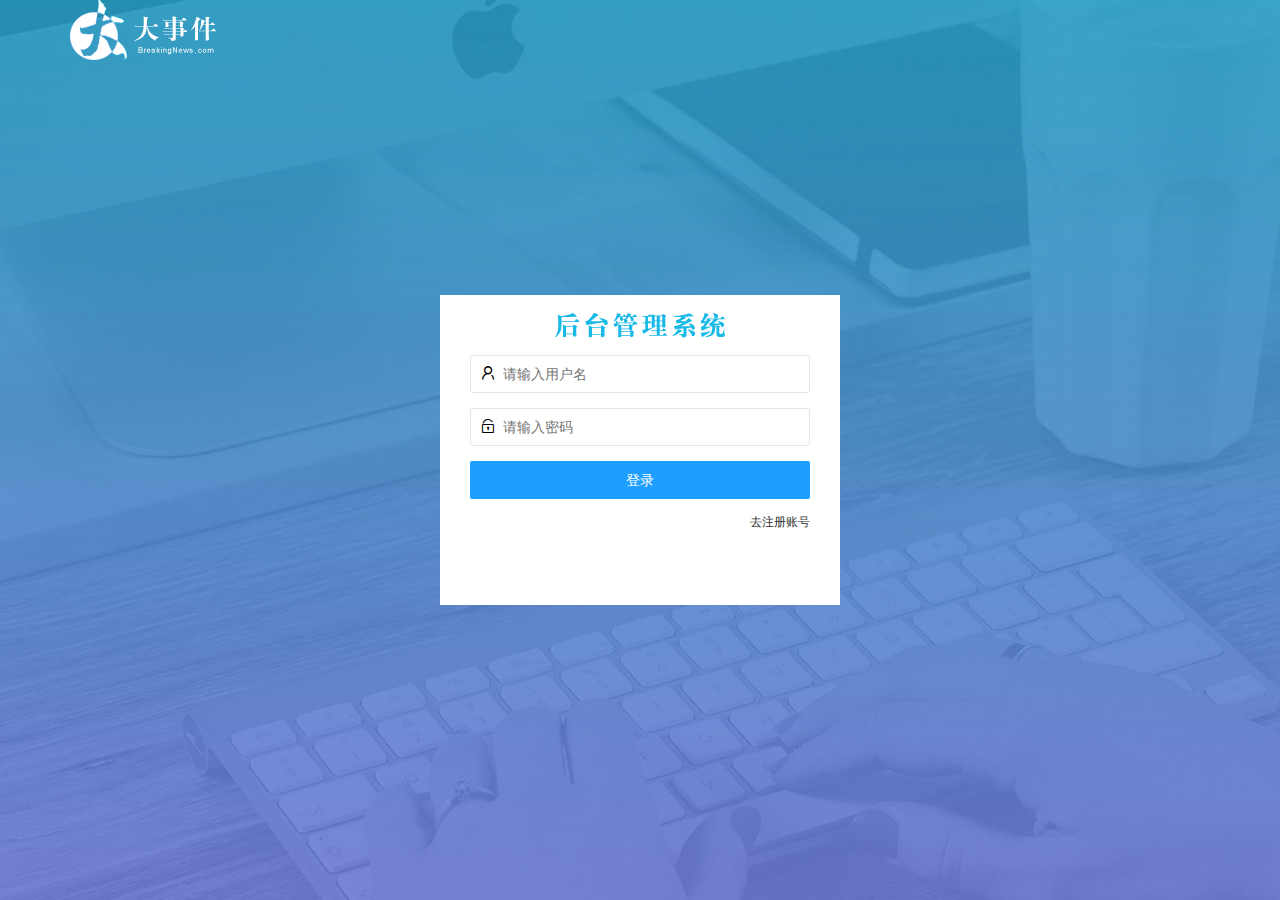
<file: login.html>
<!DOCTYPE html>
<html lang="en">
  <head>
    <meta charset="UTF-8" />
    <meta name="viewport" content="width=device-width, initial-scale=1.0" />
    <title>大事件-登录/注册</title>
    <!-- 导入 LayUI 的样式 -->
    <link rel="stylesheet" href="/assets/lib/layui/css/layui.css" />
    <!-- 导入自己的样式表 -->
    <link rel="stylesheet" href="/assets/css/login.css" />
  </head>
  <body>
    <!-- 头部的 Logo 区域 -->
    <div class="layui-main">
      <img src="/assets/images/logo.png" alt="" />
    </div>

    <!-- 登录注册区域 -->
    <div class="loginAndRegBox">
      <div class="title-box"></div>
      <!-- 登录的div -->
      <div class="login-box">
        <!-- 登录的表单 -->
        <form class="layui-form" id="form_login">
          <!-- 用户名 -->
          <div class="layui-form-item">
            <i class="layui-icon layui-icon-username"></i>
            <input type="text" name="username" required lay-verify="required" placeholder="请输入用户名" autocomplete="off" class="layui-input" />
          </div>
          <!-- 密码 -->
          <div class="layui-form-item">
            <i class="layui-icon layui-icon-password"></i>
            <input type="password" name="password" required lay-verify="required|pwd" placeholder="请输入密码" autocomplete="off" class="layui-input" />
          </div>
          <!-- "required|pwd"  自定义规则  用  |  隔开 -->
          <!-- 登录按钮 -->
          <div class="layui-form-item">
            <!-- 注意：表单提交按钮和普通按钮的区别，就是 lay-submit 属性 -->
            <button class="layui-btn layui-btn-fluid layui-btn-normal" lay-submit>登录</button>
          </div>
          <div class="layui-form-item links">
            <a href="javascript:;" id="link_reg">去注册账号</a>
          </div>
        </form>
      </div>
      <!-- 注册的div -->
      <div class="reg-box">
        <!-- 注册的表单 -->
        <form class="layui-form" id="form_reg">
          <!-- 用户名 -->
          <div class="layui-form-item">
            <i class="layui-icon layui-icon-username"></i>
            <input type="text" name="username" required lay-verify="required" placeholder="请输入用户名" autocomplete="off" class="layui-input" />
          </div>
          <!-- 密码 -->
          <div class="layui-form-item">
            <i class="layui-icon layui-icon-password"></i>
            <input type="password" name="password" required lay-verify="required|pwd" placeholder="请输入密码" autocomplete="off" class="layui-input" />
          </div>
          <!-- 密码确认框 -->
          <div class="layui-form-item">
            <i class="layui-icon layui-icon-password"></i>
            <input type="password" name="repassword" required lay-verify="required|pwd|repwd" placeholder="再次确认密码" autocomplete="off" class="layui-input" />
          </div>
          <!-- 注册按钮 -->
          <div class="layui-form-item">
            <!-- 注意：表单提交按钮和普通按钮的区别，就是 lay-submit 属性 -->
            <button class="layui-btn layui-btn-fluid layui-btn-normal" lay-submit>注册</button>
          </div>
          <div class="layui-form-item links">
            <a href="javascript:;" id="link_login">去登录</a>
          </div>
        </form>
      </div>
    </div>

    <!-- 导入 Layui 的JS文件 -->
    <script src="/assets/lib/layui/layui.all.js"></script>
    <!-- 导入 JQuery -->
    <script src="/assets/lib/jquery.js"></script>
    <!-- 导入自己封装的 baseAPI.js -->
    <script src="/assets/js/baseAPI.js"></script>
    <!-- 导入自己的 JavaScript 脚本 -->
    <script src="/assets/js/login.js"></script>
  </body>
</html>
</file>
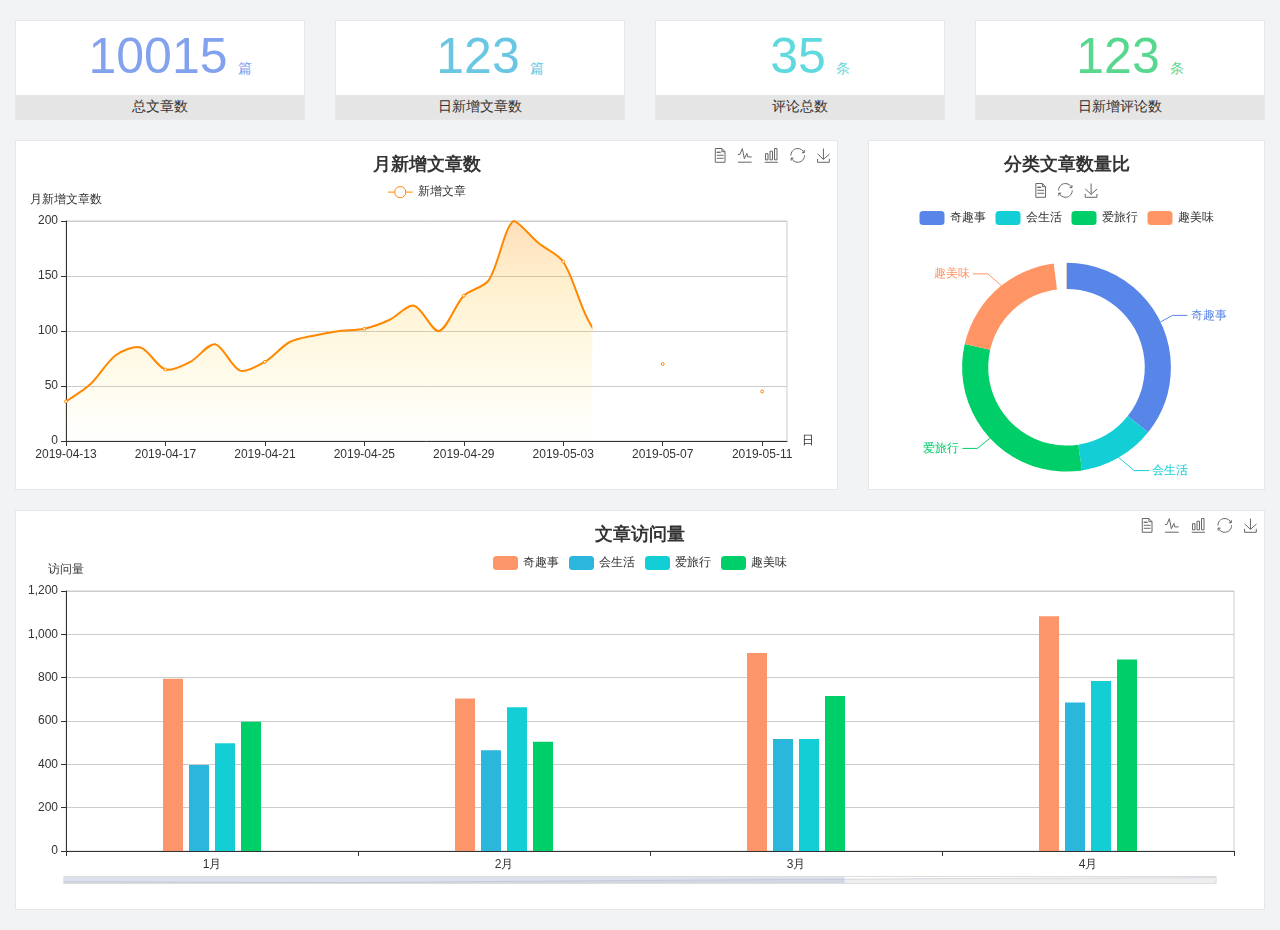
<file: home/dashboard.html>
<!DOCTYPE html>
<html lang="en">

<head>
  <meta charset="UTF-8">
  <meta name="viewport" content="width=device-width, initial-scale=1.0">
  <meta http-equiv="X-UA-Compatible" content="ie=edge">
  <title>图表统计</title>
  <link rel="stylesheet" href="../../assets/lib/bootstrap.css" />
  <link rel="stylesheet" href="../../assets/lib/main.css" />
  <script src="../../assets/lib/jquery.js"></script>
  <script type="text/javascript" src="../../assets/lib/echarts.min.js"></script>
</head>

<body>
  <div class="container-fluid">
    <div class="row spannel_list">
      <div class="col-sm-3 col-xs-6">
        <div class="spannel">
          <em>10015</em><span>篇</span>
          <b>总文章数</b>
        </div>
      </div>
      <div class="col-sm-3 col-xs-6">
        <div class="spannel scolor01">
          <em>123</em><span>篇</span>
          <b>日新增文章数</b>
        </div>
      </div>
      <div class="col-sm-3 col-xs-6">
        <div class="spannel scolor02">
          <em>35</em><span>条</span>
          <b>评论总数</b>
        </div>
      </div>
      <div class="col-sm-3 col-xs-6">
        <div class="spannel scolor03">
          <em>123</em><span>条</span>
          <b>日新增评论数</b>
        </div>
      </div>
    </div>
  </div>

  <div class="container-fluid">
    <div class="row curve-pie">
      <div class="col-lg-8 col-md-8">
        <div class="gragh_pannel" id="curve_show"></div>
      </div>
      <div class="col-lg-4 col-md-4">
        <div class="gragh_pannel" id="pie_show"></div>
      </div>
    </div>
  </div>

  <div class="container-fluid">
    <div class="column_pannel" id="column_show"></div>
  </div>

  <script>
    var oChart = echarts.init(document.getElementById('curve_show'));
    var aList_all = [
      { 'count': 36, 'date': '2019-04-13' },
      { 'count': 52, 'date': '2019-04-14' },
      { 'count': 78, 'date': '2019-04-15' },
      { 'count': 85, 'date': '2019-04-16' },
      { 'count': 65, 'date': '2019-04-17' },
      { 'count': 72, 'date': '2019-04-18' },
      { 'count': 88, 'date': '2019-04-19' },
      { 'count': 64, 'date': '2019-04-20' },
      { 'count': 72, 'date': '2019-04-21' },
      { 'count': 90, 'date': '2019-04-22' },
      { 'count': 96, 'date': '2019-04-23' },
      { 'count': 100, 'date': '2019-04-24' },
      { 'count': 102, 'date': '2019-04-25' },
      { 'count': 110, 'date': '2019-04-26' },
      { 'count': 123, 'date': '2019-04-27' },
      { 'count': 100, 'date': '2019-04-28' },
      { 'count': 132, 'date': '2019-04-29' },
      { 'count': 146, 'date': '2019-04-30' },
      { 'count': 200, 'date': '2019-05-01' },
      { 'count': 180, 'date': '2019-05-02' },
      { 'count': 163, 'date': '2019-05-03' },
      { 'count': 110, 'date': '2019-05-04' },
      { 'count': 80, 'date': '2019-05-05' },
      { 'count': 82, 'date': '2019-05-06' },
      { 'count': 70, 'date': '2019-05-07' },
      { 'count': 65, 'date': '2019-05-08' },
      { 'count': 54, 'date': '2019-05-09' },
      { 'count': 40, 'date': '2019-05-10' },
      { 'count': 45, 'date': '2019-05-11' },
      { 'count': 38, 'date': '2019-05-12' },
    ];

    let aCount = [];
    let aDate = [];

    for (var i = 0; i < aList_all.length; i++) {
      aCount.push(aList_all[i].count);
      aDate.push(aList_all[i].date);
    }

    var chartopt = {
      title: {
        text: '月新增文章数',
        left: 'center',
        top: '10'
      },
      tooltip: {
        trigger: 'axis'
      },
      legend: {
        data: ['新增文章'],
        top: '40'
      },
      toolbox: {
        show: true,
        feature: {
          mark: { show: true },
          dataView: { show: true, readOnly: false },
          magicType: { show: true, type: ['line', 'bar'] },
          restore: { show: true },
          saveAsImage: { show: true }
        }
      },
      calculable: true,
      xAxis: [
        {
          name: '日',
          type: 'category',
          boundaryGap: false,
          data: aDate
        }
      ],
      yAxis: [
        {
          name: '月新增文章数',
          type: 'value'
        }
      ],
      series: [
        {
          name: '新增文章',
          type: 'line',
          smooth: true,
          itemStyle: { normal: { areaStyle: { type: 'default' }, color: '#f80' }, lineStyle: { color: '#f80' } },
          data: aCount
        }],
      areaStyle: {
        normal: {
          color: new echarts.graphic.LinearGradient(0, 0, 0, 1, [{
            offset: 0,
            color: 'rgba(255,136,0,0.39)'
          }, {
            offset: .34,
            color: 'rgba(255,180,0,0.25)'
          }, {
            offset: 1,
            color: 'rgba(255,222,0,0.00)'
          }])

        }
      },
      grid: {
        show: true,
        x: 50,
        x2: 50,
        y: 80,
        height: 220
      }
    };

    oChart.setOption(chartopt);


    var oPie = echarts.init(document.getElementById('pie_show'));
    var oPieopt =
    {
      title: {
        top: 10,
        text: '分类文章数量比',
        x: 'center'
      },
      tooltip: {
        trigger: 'item',
        formatter: "{a} <br/>{b} : {c} ({d}%)"
      },
      color: ['#5885e8', '#13cfd5', '#00ce68', '#ff9565'],
      legend: {
        x: 'center',
        top: 65,
        data: ['奇趣事', '会生活', '爱旅行', '趣美味']
      },
      toolbox: {
        show: true,
        x: 'center',
        top: 35,
        feature: {
          mark: { show: true },
          dataView: { show: true, readOnly: false },
          magicType: {
            show: true,
            type: ['pie', 'funnel'],
            option: {
              funnel: {
                x: '25%',
                width: '50%',
                funnelAlign: 'left',
                max: 1548
              }
            }
          },
          restore: { show: true },
          saveAsImage: { show: true }
        }
      },
      calculable: true,
      series: [
        {
          name: '访问来源',
          type: 'pie',
          radius: ['45%', '60%'],
          center: ['50%', '65%'],
          data: [
            { value: 300, name: '奇趣事' },
            { value: 100, name: '会生活' },
            { value: 260, name: '爱旅行' },
            { value: 180, name: '趣美味' }
          ]
        }
      ]
    };
    oPie.setOption(oPieopt);



    var oColumn = this.echarts.init(document.getElementById('column_show'));
    var oColumnopt =
    {
      title: {
        text: '文章访问量',
        left: 'center',
        top: '10'
      },
      tooltip: {
        trigger: 'axis'
      },
      legend: {
        data: ['奇趣事', '会生活', '爱旅行', '趣美味'],
        top: '40'
      },
      toolbox: {
        show: true,
        feature: {
          mark: { show: true },
          dataView: { show: true, readOnly: false },
          magicType: { show: true, type: ['line', 'bar'] },
          restore: { show: true },
          saveAsImage: { show: true }
        }
      },
      calculable: true,
      xAxis: [
        {
          type: 'category',
          data: ['1月', '2月', '3月', '4月', '5月']
        }
      ],
      yAxis: [
        {
          name: '访问量',
          type: 'value'
        }
      ],
      series: [
        {
          name: '奇趣事',
          type: 'bar',
          barWidth: 20,
          itemStyle: {
            normal: { areaStyle: { type: 'default' }, color: '#fd956a' }
          },
          data: [800, 708, 920, 1090, 1200]
        },
        {
          name: '会生活',
          type: 'bar',
          barWidth: 20,
          itemStyle: {
            normal: { areaStyle: { type: 'default' }, color: '#2bb6db' }
          },
          data: [400, 468, 520, 690, 800]
        },
        {
          name: '爱旅行',
          type: 'bar',
          barWidth: 20,
          itemStyle: {
            normal: { areaStyle: { type: 'default' }, color: '#13cfd5' }
          },
          data: [500, 668, 520, 790, 900]
        },
        {
          name: '趣美味',
          type: 'bar',
          barWidth: 20,
          itemStyle: {
            normal: { areaStyle: { type: 'default' }, color: '#00ce68' }
          },
          data: [600, 508, 720, 890, 1000]
        }
      ],
      grid: {
        show: true,
        x: 50,
        x2: 30,
        y: 80,
        height: 260
      },
      dataZoom: [//给x轴设置滚动条
        {
          start: 0,//默认为0
          end: 100 - 1000 / 31,//默认为100
          type: 'slider',
          show: true,
          xAxisIndex: [0],
          handleSize: 0,//滑动条的 左右2个滑动条的大小
          height: 8,//组件高度
          left: 45, //左边的距离
          right: 50,//右边的距离
          bottom: 26,//右边的距离
          handleColor: '#ddd',//h滑动图标的颜色
          handleStyle: {
            borderColor: "#cacaca",
            borderWidth: "1",
            shadowBlur: 2,
            background: "#ddd",
            shadowColor: "#ddd",
          }
        }]
    };
    oColumn.setOption(oColumnopt);
  </script>
</body>

</html>
</file>
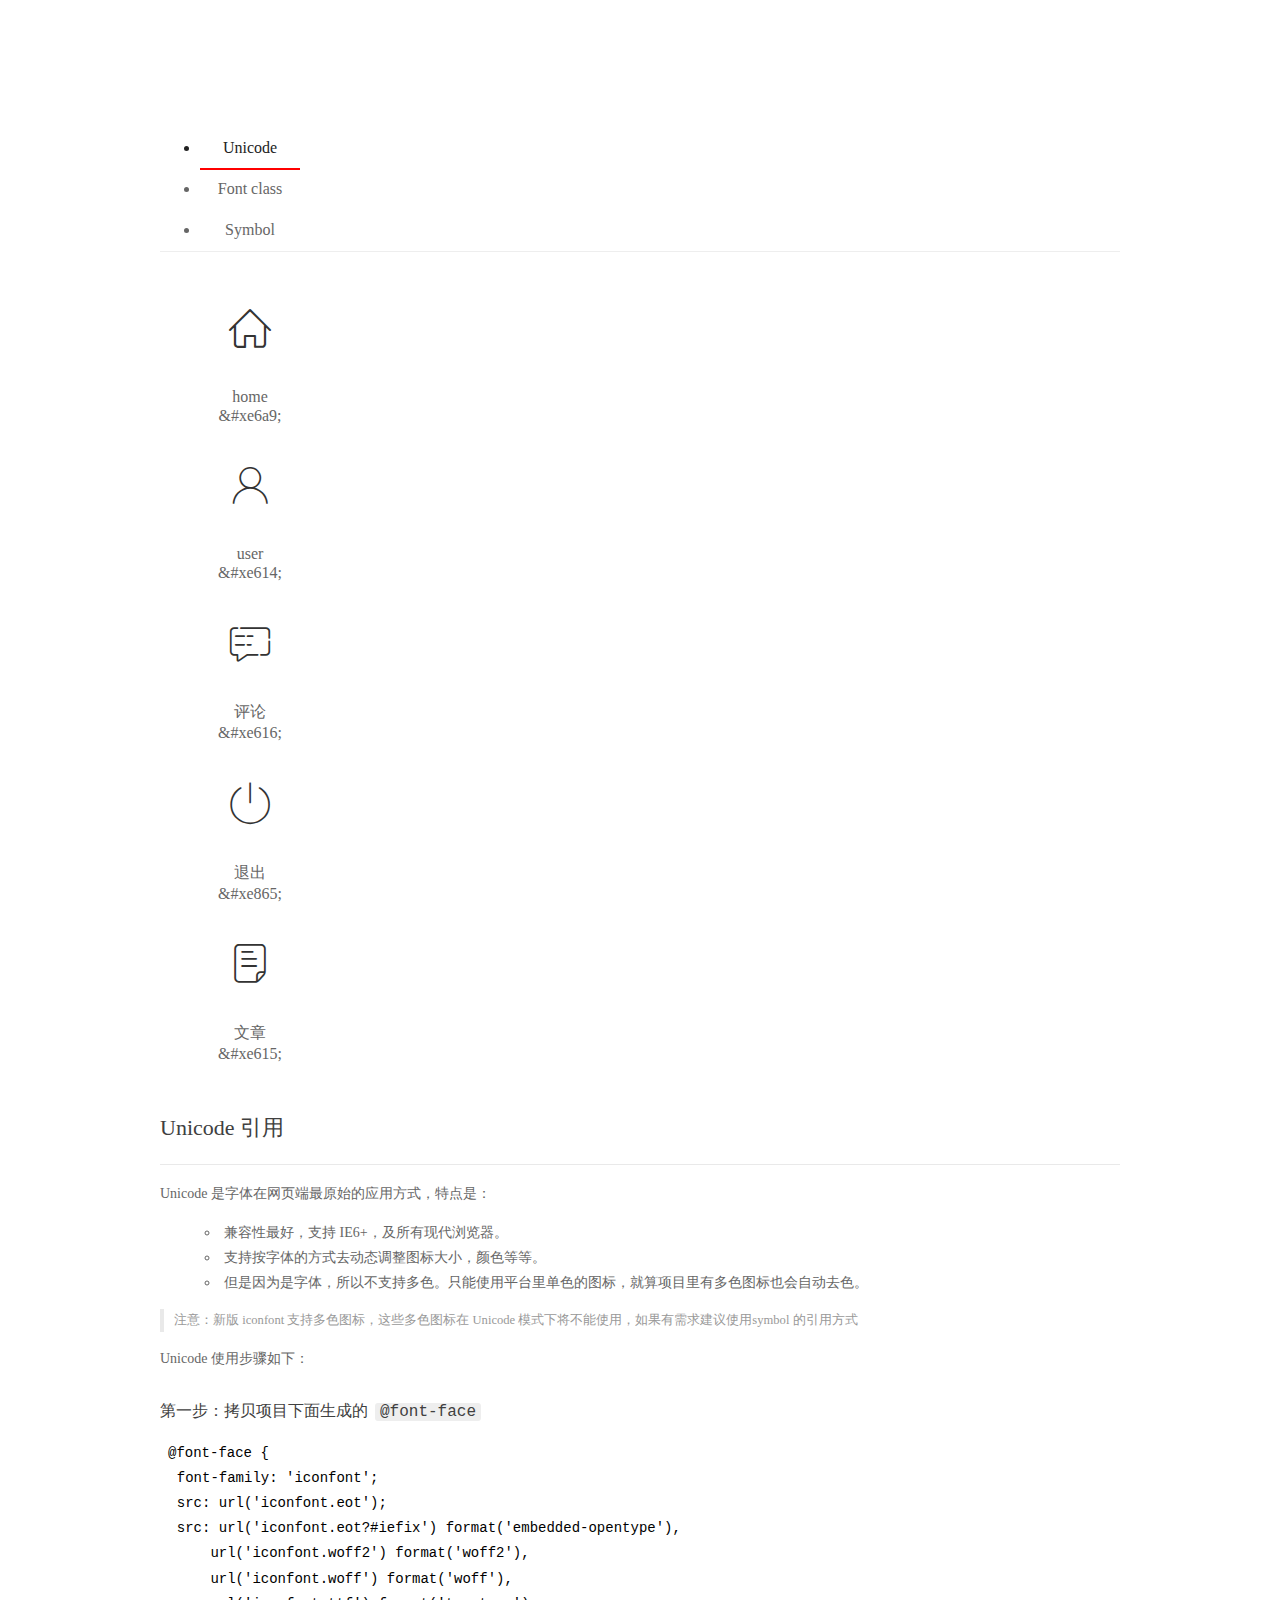
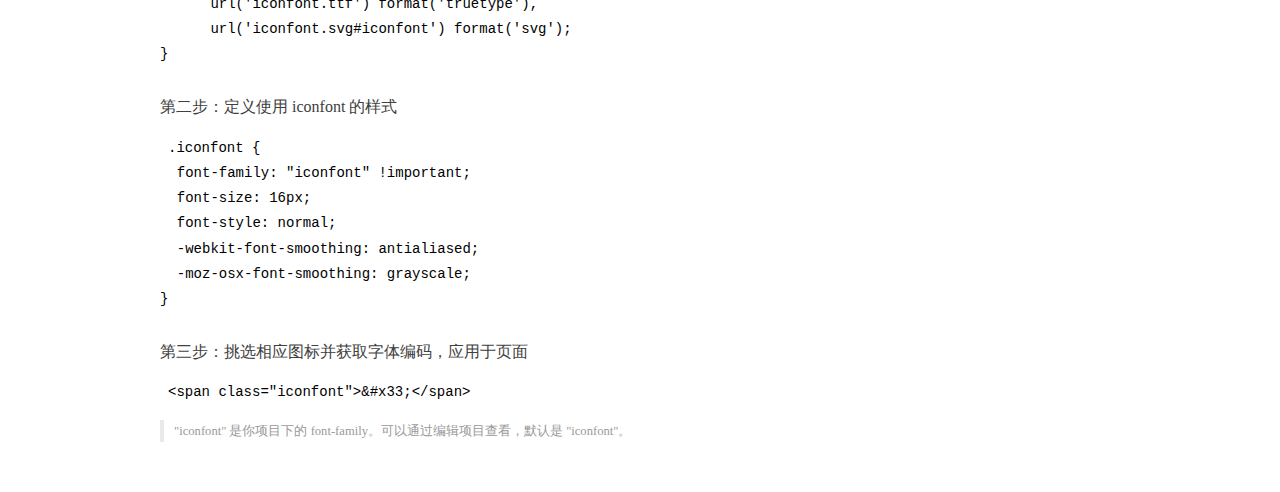
<file: assets/fonts/demo_index.html>
<!DOCTYPE html>
<html>
<head>
  <meta charset="utf-8"/>
  <title>IconFont Demo</title>
  <link rel="shortcut icon" href="https://gtms04.alicdn.com/tps/i4/TB1_oz6GVXXXXaFXpXXJDFnIXXX-64-64.ico" type="image/x-icon"/>
  <link rel="stylesheet" href="https://g.alicdn.com/thx/cube/1.3.2/cube.min.css">
  <link rel="stylesheet" href="demo.css">
  <link rel="stylesheet" href="iconfont.css">
  <script src="iconfont.js"></script>
  <!-- jQuery -->
  <script src="https://a1.alicdn.com/oss/uploads/2018/12/26/7bfddb60-08e8-11e9-9b04-53e73bb6408b.js"></script>
  <!-- 代码高亮 -->
  <script src="https://a1.alicdn.com/oss/uploads/2018/12/26/a3f714d0-08e6-11e9-8a15-ebf944d7534c.js"></script>
</head>
<body>
  <div class="main">
    <h1 class="logo"><a href="https://www.iconfont.cn/" title="iconfont 首页" target="_blank">&#xe86b;</a></h1>
    <div class="nav-tabs">
      <ul id="tabs" class="dib-box">
        <li class="dib active"><span>Unicode</span></li>
        <li class="dib"><span>Font class</span></li>
        <li class="dib"><span>Symbol</span></li>
      </ul>
      
    </div>
    <div class="tab-container">
      <div class="content unicode" style="display: block;">
          <ul class="icon_lists dib-box">
          
            <li class="dib">
              <span class="icon iconfont">&#xe6a9;</span>
                <div class="name">home</div>
                <div class="code-name">&amp;#xe6a9;</div>
              </li>
          
            <li class="dib">
              <span class="icon iconfont">&#xe614;</span>
                <div class="name">user</div>
                <div class="code-name">&amp;#xe614;</div>
              </li>
          
            <li class="dib">
              <span class="icon iconfont">&#xe616;</span>
                <div class="name">评论</div>
                <div class="code-name">&amp;#xe616;</div>
              </li>
          
            <li class="dib">
              <span class="icon iconfont">&#xe865;</span>
                <div class="name">退出</div>
                <div class="code-name">&amp;#xe865;</div>
              </li>
          
            <li class="dib">
              <span class="icon iconfont">&#xe615;</span>
                <div class="name">文章</div>
                <div class="code-name">&amp;#xe615;</div>
              </li>
          
          </ul>
          <div class="article markdown">
          <h2 id="unicode-">Unicode 引用</h2>
          <hr>

          <p>Unicode 是字体在网页端最原始的应用方式，特点是：</p>
          <ul>
            <li>兼容性最好，支持 IE6+，及所有现代浏览器。</li>
            <li>支持按字体的方式去动态调整图标大小，颜色等等。</li>
            <li>但是因为是字体，所以不支持多色。只能使用平台里单色的图标，就算项目里有多色图标也会自动去色。</li>
          </ul>
          <blockquote>
            <p>注意：新版 iconfont 支持多色图标，这些多色图标在 Unicode 模式下将不能使用，如果有需求建议使用symbol 的引用方式</p>
          </blockquote>
          <p>Unicode 使用步骤如下：</p>
          <h3 id="-font-face">第一步：拷贝项目下面生成的 <code>@font-face</code></h3>
<pre><code class="language-css"
>@font-face {
  font-family: 'iconfont';
  src: url('iconfont.eot');
  src: url('iconfont.eot?#iefix') format('embedded-opentype'),
      url('iconfont.woff2') format('woff2'),
      url('iconfont.woff') format('woff'),
      url('iconfont.ttf') format('truetype'),
      url('iconfont.svg#iconfont') format('svg');
}
</code></pre>
          <h3 id="-iconfont-">第二步：定义使用 iconfont 的样式</h3>
<pre><code class="language-css"
>.iconfont {
  font-family: "iconfont" !important;
  font-size: 16px;
  font-style: normal;
  -webkit-font-smoothing: antialiased;
  -moz-osx-font-smoothing: grayscale;
}
</code></pre>
          <h3 id="-">第三步：挑选相应图标并获取字体编码，应用于页面</h3>
<pre>
<code class="language-html"
>&lt;span class="iconfont"&gt;&amp;#x33;&lt;/span&gt;
</code></pre>
          <blockquote>
            <p>"iconfont" 是你项目下的 font-family。可以通过编辑项目查看，默认是 "iconfont"。</p>
          </blockquote>
          </div>
      </div>
      <div class="content font-class">
        <ul class="icon_lists dib-box">
          
          <li class="dib">
            <span class="icon iconfont icon-home"></span>
            <div class="name">
              home
            </div>
            <div class="code-name">.icon-home
            </div>
          </li>
          
          <li class="dib">
            <span class="icon iconfont icon-user"></span>
            <div class="name">
              user
            </div>
            <div class="code-name">.icon-user
            </div>
          </li>
          
          <li class="dib">
            <span class="icon iconfont icon-pinglun"></span>
            <div class="name">
              评论
            </div>
            <div class="code-name">.icon-pinglun
            </div>
          </li>
          
          <li class="dib">
            <span class="icon iconfont icon-tuichu"></span>
            <div class="name">
              退出
            </div>
            <div class="code-name">.icon-tuichu
            </div>
          </li>
          
          <li class="dib">
            <span class="icon iconfont icon-16"></span>
            <div class="name">
              文章
            </div>
            <div class="code-name">.icon-16
            </div>
          </li>
          
        </ul>
        <div class="article markdown">
        <h2 id="font-class-">font-class 引用</h2>
        <hr>

        <p>font-class 是 Unicode 使用方式的一种变种，主要是解决 Unicode 书写不直观，语意不明确的问题。</p>
        <p>与 Unicode 使用方式相比，具有如下特点：</p>
        <ul>
          <li>兼容性良好，支持 IE8+，及所有现代浏览器。</li>
          <li>相比于 Unicode 语意明确，书写更直观。可以很容易分辨这个 icon 是什么。</li>
          <li>因为使用 class 来定义图标，所以当要替换图标时，只需要修改 class 里面的 Unicode 引用。</li>
          <li>不过因为本质上还是使用的字体，所以多色图标还是不支持的。</li>
        </ul>
        <p>使用步骤如下：</p>
        <h3 id="-fontclass-">第一步：引入项目下面生成的 fontclass 代码：</h3>
<pre><code class="language-html">&lt;link rel="stylesheet" href="./iconfont.css"&gt;
</code></pre>
        <h3 id="-">第二步：挑选相应图标并获取类名，应用于页面：</h3>
<pre><code class="language-html">&lt;span class="iconfont icon-xxx"&gt;&lt;/span&gt;
</code></pre>
        <blockquote>
          <p>"
            iconfont" 是你项目下的 font-family。可以通过编辑项目查看，默认是 "iconfont"。</p>
        </blockquote>
      </div>
      </div>
      <div class="content symbol">
          <ul class="icon_lists dib-box">
          
            <li class="dib">
                <svg class="icon svg-icon" aria-hidden="true">
                  <use xlink:href="#icon-home"></use>
                </svg>
                <div class="name">home</div>
                <div class="code-name">#icon-home</div>
            </li>
          
            <li class="dib">
                <svg class="icon svg-icon" aria-hidden="true">
                  <use xlink:href="#icon-user"></use>
                </svg>
                <div class="name">user</div>
                <div class="code-name">#icon-user</div>
            </li>
          
            <li class="dib">
                <svg class="icon svg-icon" aria-hidden="true">
                  <use xlink:href="#icon-pinglun"></use>
                </svg>
                <div class="name">评论</div>
                <div class="code-name">#icon-pinglun</div>
            </li>
          
            <li class="dib">
                <svg class="icon svg-icon" aria-hidden="true">
                  <use xlink:href="#icon-tuichu"></use>
                </svg>
                <div class="name">退出</div>
                <div class="code-name">#icon-tuichu</div>
            </li>
          
            <li class="dib">
                <svg class="icon svg-icon" aria-hidden="true">
                  <use xlink:href="#icon-16"></use>
                </svg>
                <div class="name">文章</div>
                <div class="code-name">#icon-16</div>
            </li>
          
          </ul>
          <div class="article markdown">
          <h2 id="symbol-">Symbol 引用</h2>
          <hr>

          <p>这是一种全新的使用方式，应该说这才是未来的主流，也是平台目前推荐的用法。相关介绍可以参考这篇<a href="">文章</a>
            这种用法其实是做了一个 SVG 的集合，与另外两种相比具有如下特点：</p>
          <ul>
            <li>支持多色图标了，不再受单色限制。</li>
            <li>通过一些技巧，支持像字体那样，通过 <code>font-size</code>, <code>color</code> 来调整样式。</li>
            <li>兼容性较差，支持 IE9+，及现代浏览器。</li>
            <li>浏览器渲染 SVG 的性能一般，还不如 png。</li>
          </ul>
          <p>使用步骤如下：</p>
          <h3 id="-symbol-">第一步：引入项目下面生成的 symbol 代码：</h3>
<pre><code class="language-html">&lt;script src="./iconfont.js"&gt;&lt;/script&gt;
</code></pre>
          <h3 id="-css-">第二步：加入通用 CSS 代码（引入一次就行）：</h3>
<pre><code class="language-html">&lt;style&gt;
.icon {
  width: 1em;
  height: 1em;
  vertical-align: -0.15em;
  fill: currentColor;
  overflow: hidden;
}
&lt;/style&gt;
</code></pre>
          <h3 id="-">第三步：挑选相应图标并获取类名，应用于页面：</h3>
<pre><code class="language-html">&lt;svg class="icon" aria-hidden="true"&gt;
  &lt;use xlink:href="#icon-xxx"&gt;&lt;/use&gt;
&lt;/svg&gt;
</code></pre>
          </div>
      </div>

    </div>
  </div>
  <script>
  $(document).ready(function () {
      $('.tab-container .content:first').show()

      $('#tabs li').click(function (e) {
        var tabContent = $('.tab-container .content')
        var index = $(this).index()

        if ($(this).hasClass('active')) {
          return
        } else {
          $('#tabs li').removeClass('active')
          $(this).addClass('active')

          tabContent.hide().eq(index).fadeIn()
        }
      })
    })
  </script>
</body>
</html>
</file>
<file: assets/lib/layui/css/layui.css>
/** layui-v2.5.5 MIT License By https://www.layui.com */
 .layui-inline,img{display:inline-block;vertical-align:middle}h1,h2,h3,h4,h5,h6{font-weight:400}.layui-edge,.layui-header,.layui-inline,.layui-main{position:relative}.layui-body,.layui-edge,.layui-elip{overflow:hidden}.layui-btn,.layui-edge,.layui-inline,img{vertical-align:middle}.layui-btn,.layui-disabled,.layui-icon,.layui-unselect{-moz-user-select:none;-webkit-user-select:none;-ms-user-select:none}.layui-elip,.layui-form-checkbox span,.layui-form-pane .layui-form-label{text-overflow:ellipsis;white-space:nowrap}.layui-breadcrumb,.layui-tree-btnGroup{visibility:hidden}blockquote,body,button,dd,div,dl,dt,form,h1,h2,h3,h4,h5,h6,input,li,ol,p,pre,td,textarea,th,ul{margin:0;padding:0;-webkit-tap-highlight-color:rgba(0,0,0,0)}a:active,a:hover{outline:0}img{border:none}li{list-style:none}table{border-collapse:collapse;border-spacing:0}h4,h5,h6{font-size:100%}button,input,optgroup,option,select,textarea{font-family:inherit;font-size:inherit;font-style:inherit;font-weight:inherit;outline:0}pre{white-space:pre-wrap;white-space:-moz-pre-wrap;white-space:-pre-wrap;white-space:-o-pre-wrap;word-wrap:break-word}body{line-height:24px;font:14px Helvetica Neue,Helvetica,PingFang SC,Tahoma,Arial,sans-serif}hr{height:1px;margin:10px 0;border:0;clear:both}a{color:#333;text-decoration:none}a:hover{color:#777}a cite{font-style:normal;*cursor:pointer}.layui-border-box,.layui-border-box *{box-sizing:border-box}.layui-box,.layui-box *{box-sizing:content-box}.layui-clear{clear:both;*zoom:1}.layui-clear:after{content:'\20';clear:both;*zoom:1;display:block;height:0}.layui-inline{*display:inline;*zoom:1}.layui-edge{display:inline-block;width:0;height:0;border-width:6px;border-style:dashed;border-color:transparent}.layui-edge-top{top:-4px;border-bottom-color:#999;border-bottom-style:solid}.layui-edge-right{border-left-color:#999;border-left-style:solid}.layui-edge-bottom{top:2px;border-top-color:#999;border-top-style:solid}.layui-edge-left{border-right-color:#999;border-right-style:solid}.layui-disabled,.layui-disabled:hover{color:#d2d2d2!important;cursor:not-allowed!important}.layui-circle{border-radius:100%}.layui-show{display:block!important}.layui-hide{display:none!important}@font-face{font-family:layui-icon;src:url(../font/iconfont.eot?v=250);src:url(../font/iconfont.eot?v=250#iefix) format('embedded-opentype'),url(../font/iconfont.woff2?v=250) format('woff2'),url(../font/iconfont.woff?v=250) format('woff'),url(../font/iconfont.ttf?v=250) format('truetype'),url(../font/iconfont.svg?v=250#layui-icon) format('svg')}.layui-icon{font-family:layui-icon!important;font-size:16px;font-style:normal;-webkit-font-smoothing:antialiased;-moz-osx-font-smoothing:grayscale}.layui-icon-reply-fill:before{content:"\e611"}.layui-icon-set-fill:before{content:"\e614"}.layui-icon-menu-fill:before{content:"\e60f"}.layui-icon-search:before{content:"\e615"}.layui-icon-share:before{content:"\e641"}.layui-icon-set-sm:before{content:"\e620"}.layui-icon-engine:before{content:"\e628"}.layui-icon-close:before{content:"\1006"}.layui-icon-close-fill:before{content:"\1007"}.layui-icon-chart-screen:before{content:"\e629"}.layui-icon-star:before{content:"\e600"}.layui-icon-circle-dot:before{content:"\e617"}.layui-icon-chat:before{content:"\e606"}.layui-icon-release:before{content:"\e609"}.layui-icon-list:before{content:"\e60a"}.layui-icon-chart:before{content:"\e62c"}.layui-icon-ok-circle:before{content:"\1005"}.layui-icon-layim-theme:before{content:"\e61b"}.layui-icon-table:before{content:"\e62d"}.layui-icon-right:before{content:"\e602"}.layui-icon-left:before{content:"\e603"}.layui-icon-cart-simple:before{content:"\e698"}.layui-icon-face-cry:before{content:"\e69c"}.layui-icon-face-smile:before{content:"\e6af"}.layui-icon-survey:before{content:"\e6b2"}.layui-icon-tree:before{content:"\e62e"}.layui-icon-upload-circle:before{content:"\e62f"}.layui-icon-add-circle:before{content:"\e61f"}.layui-icon-download-circle:before{content:"\e601"}.layui-icon-templeate-1:before{content:"\e630"}.layui-icon-util:before{content:"\e631"}.layui-icon-face-surprised:before{content:"\e664"}.layui-icon-edit:before{content:"\e642"}.layui-icon-speaker:before{content:"\e645"}.layui-icon-down:before{content:"\e61a"}.layui-icon-file:before{content:"\e621"}.layui-icon-layouts:before{content:"\e632"}.layui-icon-rate-half:before{content:"\e6c9"}.layui-icon-add-circle-fine:before{content:"\e608"}.layui-icon-prev-circle:before{content:"\e633"}.layui-icon-read:before{content:"\e705"}.layui-icon-404:before{content:"\e61c"}.layui-icon-carousel:before{content:"\e634"}.layui-icon-help:before{content:"\e607"}.layui-icon-code-circle:before{content:"\e635"}.layui-icon-water:before{content:"\e636"}.layui-icon-username:before{content:"\e66f"}.layui-icon-find-fill:before{content:"\e670"}.layui-icon-about:before{content:"\e60b"}.layui-icon-location:before{content:"\e715"}.layui-icon-up:before{content:"\e619"}.layui-icon-pause:before{content:"\e651"}.layui-icon-date:before{content:"\e637"}.layui-icon-layim-uploadfile:before{content:"\e61d"}.layui-icon-delete:before{content:"\e640"}.layui-icon-play:before{content:"\e652"}.layui-icon-top:before{content:"\e604"}.layui-icon-friends:before{content:"\e612"}.layui-icon-refresh-3:before{content:"\e9aa"}.layui-icon-ok:before{content:"\e605"}.layui-icon-layer:before{content:"\e638"}.layui-icon-face-smile-fine:before{content:"\e60c"}.layui-icon-dollar:before{content:"\e659"}.layui-icon-group:before{content:"\e613"}.layui-icon-layim-download:before{content:"\e61e"}.layui-icon-picture-fine:before{content:"\e60d"}.layui-icon-link:before{content:"\e64c"}.layui-icon-diamond:before{content:"\e735"}.layui-icon-log:before{content:"\e60e"}.layui-icon-rate-solid:before{content:"\e67a"}.layui-icon-fonts-del:before{content:"\e64f"}.layui-icon-unlink:before{content:"\e64d"}.layui-icon-fonts-clear:before{content:"\e639"}.layui-icon-triangle-r:before{content:"\e623"}.layui-icon-circle:before{content:"\e63f"}.layui-icon-radio:before{content:"\e643"}.layui-icon-align-center:before{content:"\e647"}.layui-icon-align-right:before{content:"\e648"}.layui-icon-align-left:before{content:"\e649"}.layui-icon-loading-1:before{content:"\e63e"}.layui-icon-return:before{content:"\e65c"}.layui-icon-fonts-strong:before{content:"\e62b"}.layui-icon-upload:before{content:"\e67c"}.layui-icon-dialogue:before{content:"\e63a"}.layui-icon-video:before{content:"\e6ed"}.layui-icon-headset:before{content:"\e6fc"}.layui-icon-cellphone-fine:before{content:"\e63b"}.layui-icon-add-1:before{content:"\e654"}.layui-icon-face-smile-b:before{content:"\e650"}.layui-icon-fonts-html:before{content:"\e64b"}.layui-icon-form:before{content:"\e63c"}.layui-icon-cart:before{content:"\e657"}.layui-icon-camera-fill:before{content:"\e65d"}.layui-icon-tabs:before{content:"\e62a"}.layui-icon-fonts-code:before{content:"\e64e"}.layui-icon-fire:before{content:"\e756"}.layui-icon-set:before{content:"\e716"}.layui-icon-fonts-u:before{content:"\e646"}.layui-icon-triangle-d:before{content:"\e625"}.layui-icon-tips:before{content:"\e702"}.layui-icon-picture:before{content:"\e64a"}.layui-icon-more-vertical:before{content:"\e671"}.layui-icon-flag:before{content:"\e66c"}.layui-icon-loading:before{content:"\e63d"}.layui-icon-fonts-i:before{content:"\e644"}.layui-icon-refresh-1:before{content:"\e666"}.layui-icon-rmb:before{content:"\e65e"}.layui-icon-home:before{content:"\e68e"}.layui-icon-user:before{content:"\e770"}.layui-icon-notice:before{content:"\e667"}.layui-icon-login-weibo:before{content:"\e675"}.layui-icon-voice:before{content:"\e688"}.layui-icon-upload-drag:before{content:"\e681"}.layui-icon-login-qq:before{content:"\e676"}.layui-icon-snowflake:before{content:"\e6b1"}.layui-icon-file-b:before{content:"\e655"}.layui-icon-template:before{content:"\e663"}.layui-icon-auz:before{content:"\e672"}.layui-icon-console:before{content:"\e665"}.layui-icon-app:before{content:"\e653"}.layui-icon-prev:before{content:"\e65a"}.layui-icon-website:before{content:"\e7ae"}.layui-icon-next:before{content:"\e65b"}.layui-icon-component:before{content:"\e857"}.layui-icon-more:before{content:"\e65f"}.layui-icon-login-wechat:before{content:"\e677"}.layui-icon-shrink-right:before{content:"\e668"}.layui-icon-spread-left:before{content:"\e66b"}.layui-icon-camera:before{content:"\e660"}.layui-icon-note:before{content:"\e66e"}.layui-icon-refresh:before{content:"\e669"}.layui-icon-female:before{content:"\e661"}.layui-icon-male:before{content:"\e662"}.layui-icon-password:before{content:"\e673"}.layui-icon-senior:before{content:"\e674"}.layui-icon-theme:before{content:"\e66a"}.layui-icon-tread:before{content:"\e6c5"}.layui-icon-praise:before{content:"\e6c6"}.layui-icon-star-fill:before{content:"\e658"}.layui-icon-rate:before{content:"\e67b"}.layui-icon-template-1:before{content:"\e656"}.layui-icon-vercode:before{content:"\e679"}.layui-icon-cellphone:before{content:"\e678"}.layui-icon-screen-full:before{content:"\e622"}.layui-icon-screen-restore:before{content:"\e758"}.layui-icon-cols:before{content:"\e610"}.layui-icon-export:before{content:"\e67d"}.layui-icon-print:before{content:"\e66d"}.layui-icon-slider:before{content:"\e714"}.layui-icon-addition:before{content:"\e624"}.layui-icon-subtraction:before{content:"\e67e"}.layui-icon-service:before{content:"\e626"}.layui-icon-transfer:before{content:"\e691"}.layui-main{width:1140px;margin:0 auto}.layui-header{z-index:1000;height:60px}.layui-header a:hover{transition:all .5s;-webkit-transition:all .5s}.layui-side{position:fixed;left:0;top:0;bottom:0;z-index:999;width:200px;overflow-x:hidden}.layui-side-scroll{position:relative;width:220px;height:100%;overflow-x:hidden}.layui-body{position:absolute;left:200px;right:0;top:0;bottom:0;z-index:998;width:auto;overflow-y:auto;box-sizing:border-box}.layui-layout-body{overflow:hidden}.layui-layout-admin .layui-header{background-color:#23262E}.layui-layout-admin .layui-side{top:60px;width:200px;overflow-x:hidden}.layui-layout-admin .layui-body{position:fixed;top:60px;bottom:44px}.layui-layout-admin .layui-main{width:auto;margin:0 15px}.layui-layout-admin .layui-footer{position:fixed;left:200px;right:0;bottom:0;height:44px;line-height:44px;padding:0 15px;background-color:#eee}.layui-layout-admin .layui-logo{position:absolute;left:0;top:0;width:200px;height:100%;line-height:60px;text-align:center;color:#009688;font-size:16px}.layui-layout-admin .layui-header .layui-nav{background:0 0}.layui-layout-left{position:absolute!important;left:200px;top:0}.layui-layout-right{position:absolute!important;right:0;top:0}.layui-container{position:relative;margin:0 auto;padding:0 15px;box-sizing:border-box}.layui-fluid{position:relative;margin:0 auto;padding:0 15px}.layui-row:after,.layui-row:before{content:'';display:block;clear:both}.layui-col-lg1,.layui-col-lg10,.layui-col-lg11,.layui-col-lg12,.layui-col-lg2,.layui-col-lg3,.layui-col-lg4,.layui-col-lg5,.layui-col-lg6,.layui-col-lg7,.layui-col-lg8,.layui-col-lg9,.layui-col-md1,.layui-col-md10,.layui-col-md11,.layui-col-md12,.layui-col-md2,.layui-col-md3,.layui-col-md4,.layui-col-md5,.layui-col-md6,.layui-col-md7,.layui-col-md8,.layui-col-md9,.layui-col-sm1,.layui-col-sm10,.layui-col-sm11,.layui-col-sm12,.layui-col-sm2,.layui-col-sm3,.layui-col-sm4,.layui-col-sm5,.layui-col-sm6,.layui-col-sm7,.layui-col-sm8,.layui-col-sm9,.layui-col-xs1,.layui-col-xs10,.layui-col-xs11,.layui-col-xs12,.layui-col-xs2,.layui-col-xs3,.layui-col-xs4,.layui-col-xs5,.layui-col-xs6,.layui-col-xs7,.layui-col-xs8,.layui-col-xs9{position:relative;display:block;box-sizing:border-box}.layui-col-xs1,.layui-col-xs10,.layui-col-xs11,.layui-col-xs12,.layui-col-xs2,.layui-col-xs3,.layui-col-xs4,.layui-col-xs5,.layui-col-xs6,.layui-col-xs7,.layui-col-xs8,.layui-col-xs9{float:left}.layui-col-xs1{width:8.33333333%}.layui-col-xs2{width:16.66666667%}.layui-col-xs3{width:25%}.layui-col-xs4{width:33.33333333%}.layui-col-xs5{width:41.66666667%}.layui-col-xs6{width:50%}.layui-col-xs7{width:58.33333333%}.layui-col-xs8{width:66.66666667%}.layui-col-xs9{width:75%}.layui-col-xs10{width:83.33333333%}.layui-col-xs11{width:91.66666667%}.layui-col-xs12{width:100%}.layui-col-xs-offset1{margin-left:8.33333333%}.layui-col-xs-offset2{margin-left:16.66666667%}.layui-col-xs-offset3{margin-left:25%}.layui-col-xs-offset4{margin-left:33.33333333%}.layui-col-xs-offset5{margin-left:41.66666667%}.layui-col-xs-offset6{margin-left:50%}.layui-col-xs-offset7{margin-left:58.33333333%}.layui-col-xs-offset8{margin-left:66.66666667%}.layui-col-xs-offset9{margin-left:75%}.layui-col-xs-offset10{margin-left:83.33333333%}.layui-col-xs-offset11{margin-left:91.66666667%}.layui-col-xs-offset12{margin-left:100%}@media screen and (max-width:768px){.layui-hide-xs{display:none!important}.layui-show-xs-block{display:block!important}.layui-show-xs-inline{display:inline!important}.layui-show-xs-inline-block{display:inline-block!important}}@media screen and (min-width:768px){.layui-container{width:750px}.layui-hide-sm{display:none!important}.layui-show-sm-block{display:block!important}.layui-show-sm-inline{display:inline!important}.layui-show-sm-inline-block{display:inline-block!important}.layui-col-sm1,.layui-col-sm10,.layui-col-sm11,.layui-col-sm12,.layui-col-sm2,.layui-col-sm3,.layui-col-sm4,.layui-col-sm5,.layui-col-sm6,.layui-col-sm7,.layui-col-sm8,.layui-col-sm9{float:left}.layui-col-sm1{width:8.33333333%}.layui-col-sm2{width:16.66666667%}.layui-col-sm3{width:25%}.layui-col-sm4{width:33.33333333%}.layui-col-sm5{width:41.66666667%}.layui-col-sm6{width:50%}.layui-col-sm7{width:58.33333333%}.layui-col-sm8{width:66.66666667%}.layui-col-sm9{width:75%}.layui-col-sm10{width:83.33333333%}.layui-col-sm11{width:91.66666667%}.layui-col-sm12{width:100%}.layui-col-sm-offset1{margin-left:8.33333333%}.layui-col-sm-offset2{margin-left:16.66666667%}.layui-col-sm-offset3{margin-left:25%}.layui-col-sm-offset4{margin-left:33.33333333%}.layui-col-sm-offset5{margin-left:41.66666667%}.layui-col-sm-offset6{margin-left:50%}.layui-col-sm-offset7{margin-left:58.33333333%}.layui-col-sm-offset8{margin-left:66.66666667%}.layui-col-sm-offset9{margin-left:75%}.layui-col-sm-offset10{margin-left:83.33333333%}.layui-col-sm-offset11{margin-left:91.66666667%}.layui-col-sm-offset12{margin-left:100%}}@media screen and (min-width:992px){.layui-container{width:970px}.layui-hide-md{display:none!important}.layui-show-md-block{display:block!important}.layui-show-md-inline{display:inline!important}.layui-show-md-inline-block{display:inline-block!important}.layui-col-md1,.layui-col-md10,.layui-col-md11,.layui-col-md12,.layui-col-md2,.layui-col-md3,.layui-col-md4,.layui-col-md5,.layui-col-md6,.layui-col-md7,.layui-col-md8,.layui-col-md9{float:left}.layui-col-md1{width:8.33333333%}.layui-col-md2{width:16.66666667%}.layui-col-md3{width:25%}.layui-col-md4{width:33.33333333%}.layui-col-md5{width:41.66666667%}.layui-col-md6{width:50%}.layui-col-md7{width:58.33333333%}.layui-col-md8{width:66.66666667%}.layui-col-md9{width:75%}.layui-col-md10{width:83.33333333%}.layui-col-md11{width:91.66666667%}.layui-col-md12{width:100%}.layui-col-md-offset1{margin-left:8.33333333%}.layui-col-md-offset2{margin-left:16.66666667%}.layui-col-md-offset3{margin-left:25%}.layui-col-md-offset4{margin-left:33.33333333%}.layui-col-md-offset5{margin-left:41.66666667%}.layui-col-md-offset6{margin-left:50%}.layui-col-md-offset7{margin-left:58.33333333%}.layui-col-md-offset8{margin-left:66.66666667%}.layui-col-md-offset9{margin-left:75%}.layui-col-md-offset10{margin-left:83.33333333%}.layui-col-md-offset11{margin-left:91.66666667%}.layui-col-md-offset12{margin-left:100%}}@media screen and (min-width:1200px){.layui-container{width:1170px}.layui-hide-lg{display:none!important}.layui-show-lg-block{display:block!important}.layui-show-lg-inline{display:inline!important}.layui-show-lg-inline-block{display:inline-block!important}.layui-col-lg1,.layui-col-lg10,.layui-col-lg11,.layui-col-lg12,.layui-col-lg2,.layui-col-lg3,.layui-col-lg4,.layui-col-lg5,.layui-col-lg6,.layui-col-lg7,.layui-col-lg8,.layui-col-lg9{float:left}.layui-col-lg1{width:8.33333333%}.layui-col-lg2{width:16.66666667%}.layui-col-lg3{width:25%}.layui-col-lg4{width:33.33333333%}.layui-col-lg5{width:41.66666667%}.layui-col-lg6{width:50%}.layui-col-lg7{width:58.33333333%}.layui-col-lg8{width:66.66666667%}.layui-col-lg9{width:75%}.layui-col-lg10{width:83.33333333%}.layui-col-lg11{width:91.66666667%}.layui-col-lg12{width:100%}.layui-col-lg-offset1{margin-left:8.33333333%}.layui-col-lg-offset2{margin-left:16.66666667%}.layui-col-lg-offset3{margin-left:25%}.layui-col-lg-offset4{margin-left:33.33333333%}.layui-col-lg-offset5{margin-left:41.66666667%}.layui-col-lg-offset6{margin-left:50%}.layui-col-lg-offset7{margin-left:58.33333333%}.layui-col-lg-offset8{margin-left:66.66666667%}.layui-col-lg-offset9{margin-left:75%}.layui-col-lg-offset10{margin-left:83.33333333%}.layui-col-lg-offset11{margin-left:91.66666667%}.layui-col-lg-offset12{margin-left:100%}}.layui-col-space1{margin:-.5px}.layui-col-space1>*{padding:.5px}.layui-col-space3{margin:-1.5px}.layui-col-space3>*{padding:1.5px}.layui-col-space5{margin:-2.5px}.layui-col-space5>*{padding:2.5px}.layui-col-space8{margin:-3.5px}.layui-col-space8>*{padding:3.5px}.layui-col-space10{margin:-5px}.layui-col-space10>*{padding:5px}.layui-col-space12{margin:-6px}.layui-col-space12>*{padding:6px}.layui-col-space15{margin:-7.5px}.layui-col-space15>*{padding:7.5px}.layui-col-space18{margin:-9px}.layui-col-space18>*{padding:9px}.layui-col-space20{margin:-10px}.layui-col-space20>*{padding:10px}.layui-col-space22{margin:-11px}.layui-col-space22>*{padding:11px}.layui-col-space25{margin:-12.5px}.layui-col-space25>*{padding:12.5px}.layui-col-space30{margin:-15px}.layui-col-space30>*{padding:15px}.layui-btn,.layui-input,.layui-select,.layui-textarea,.layui-upload-button{outline:0;-webkit-appearance:none;transition:all .3s;-webkit-transition:all .3s;box-sizing:border-box}.layui-elem-quote{margin-bottom:10px;padding:15px;line-height:22px;border-left:5px solid #009688;border-radius:0 2px 2px 0;background-color:#f2f2f2}.layui-quote-nm{border-style:solid;border-width:1px 1px 1px 5px;background:0 0}.layui-elem-field{margin-bottom:10px;padding:0;border-width:1px;border-style:solid}.layui-elem-field legend{margin-left:20px;padding:0 10px;font-size:20px;font-weight:300}.layui-field-title{margin:10px 0 20px;border-width:1px 0 0}.layui-field-box{padding:10px 15px}.layui-field-title .layui-field-box{padding:10px 0}.layui-progress{position:relative;height:6px;border-radius:20px;background-color:#e2e2e2}.layui-progress-bar{position:absolute;left:0;top:0;width:0;max-width:100%;height:6px;border-radius:20px;text-align:right;background-color:#5FB878;transition:all .3s;-webkit-transition:all .3s}.layui-progress-big,.layui-progress-big .layui-progress-bar{height:18px;line-height:18px}.layui-progress-text{position:relative;top:-20px;line-height:18px;font-size:12px;color:#666}.layui-progress-big .layui-progress-text{position:static;padding:0 10px;color:#fff}.layui-collapse{border-width:1px;border-style:solid;border-radius:2px}.layui-colla-content,.layui-colla-item{border-top-width:1px;border-top-style:solid}.layui-colla-item:first-child{border-top:none}.layui-colla-title{position:relative;height:42px;line-height:42px;padding:0 15px 0 35px;color:#333;background-color:#f2f2f2;cursor:pointer;font-size:14px;overflow:hidden}.layui-colla-content{display:none;padding:10px 15px;line-height:22px;color:#666}.layui-colla-icon{position:absolute;left:15px;top:0;font-size:14px}.layui-card{margin-bottom:15px;border-radius:2px;background-color:#fff;box-shadow:0 1px 2px 0 rgba(0,0,0,.05)}.layui-card:last-child{margin-bottom:0}.layui-card-header{position:relative;height:42px;line-height:42px;padding:0 15px;border-bottom:1px solid #f6f6f6;color:#333;border-radius:2px 2px 0 0;font-size:14px}.layui-bg-black,.layui-bg-blue,.layui-bg-cyan,.layui-bg-green,.layui-bg-orange,.layui-bg-red{color:#fff!important}.layui-card-body{position:relative;padding:10px 15px;line-height:24px}.layui-card-body[pad15]{padding:15px}.layui-card-body[pad20]{padding:20px}.layui-card-body .layui-table{margin:5px 0}.layui-card .layui-tab{margin:0}.layui-panel-window{position:relative;padding:15px;border-radius:0;border-top:5px solid #E6E6E6;background-color:#fff}.layui-auxiliar-moving{position:fixed;left:0;right:0;top:0;bottom:0;width:100%;height:100%;background:0 0;z-index:9999999999}.layui-form-label,.layui-form-mid,.layui-form-select,.layui-input-block,.layui-input-inline,.layui-textarea{position:relative}.layui-bg-red{background-color:#FF5722!important}.layui-bg-orange{background-color:#FFB800!important}.layui-bg-green{background-color:#009688!important}.layui-bg-cyan{background-color:#2F4056!important}.layui-bg-blue{background-color:#1E9FFF!important}.layui-bg-black{background-color:#393D49!important}.layui-bg-gray{background-color:#eee!important;color:#666!important}.layui-badge-rim,.layui-colla-content,.layui-colla-item,.layui-collapse,.layui-elem-field,.layui-form-pane .layui-form-item[pane],.layui-form-pane .layui-form-label,.layui-input,.layui-layedit,.layui-layedit-tool,.layui-quote-nm,.layui-select,.layui-tab-bar,.layui-tab-card,.layui-tab-title,.layui-tab-title .layui-this:after,.layui-textarea{border-color:#e6e6e6}.layui-timeline-item:before,hr{background-color:#e6e6e6}.layui-text{line-height:22px;font-size:14px;color:#666}.layui-text h1,.layui-text h2,.layui-text h3{font-weight:500;color:#333}.layui-text h1{font-size:30px}.layui-text h2{font-size:24px}.layui-text h3{font-size:18px}.layui-text a:not(.layui-btn){color:#01AAED}.layui-text a:not(.layui-btn):hover{text-decoration:underline}.layui-text ul{padding:5px 0 5px 15px}.layui-text ul li{margin-top:5px;list-style-type:disc}.layui-text em,.layui-word-aux{color:#999!important;padding:0 5px!important}.layui-btn{display:inline-block;height:38px;line-height:38px;padding:0 18px;background-color:#009688;color:#fff;white-space:nowrap;text-align:center;font-size:14px;border:none;border-radius:2px;cursor:pointer}.layui-btn:hover{opacity:.8;filter:alpha(opacity=80);color:#fff}.layui-btn:active{opacity:1;filter:alpha(opacity=100)}.layui-btn+.layui-btn{margin-left:10px}.layui-btn-container{font-size:0}.layui-btn-container .layui-btn{margin-right:10px;margin-bottom:10px}.layui-btn-container .layui-btn+.layui-btn{margin-left:0}.layui-table .layui-btn-container .layui-btn{margin-bottom:9px}.layui-btn-radius{border-radius:100px}.layui-btn .layui-icon{margin-right:3px;font-size:18px;vertical-align:bottom;vertical-align:middle\9}.layui-btn-primary{border:1px solid #C9C9C9;background-color:#fff;color:#555}.layui-btn-primary:hover{border-color:#009688;color:#333}.layui-btn-normal{background-color:#1E9FFF}.layui-btn-warm{background-color:#FFB800}.layui-btn-danger{background-color:#FF5722}.layui-btn-checked{background-color:#5FB878}.layui-btn-disabled,.layui-btn-disabled:active,.layui-btn-disabled:hover{border:1px solid #e6e6e6;background-color:#FBFBFB;color:#C9C9C9;cursor:not-allowed;opacity:1}.layui-btn-lg{height:44px;line-height:44px;padding:0 25px;font-size:16px}.layui-btn-sm{height:30px;line-height:30px;padding:0 10px;font-size:12px}.layui-btn-sm i{font-size:16px!important}.layui-btn-xs{height:22px;line-height:22px;padding:0 5px;font-size:12px}.layui-btn-xs i{font-size:14px!important}.layui-btn-group{display:inline-block;vertical-align:middle;font-size:0}.layui-btn-group .layui-btn{margin-left:0!important;margin-right:0!important;border-left:1px solid rgba(255,255,255,.5);border-radius:0}.layui-btn-group .layui-btn-primary{border-left:none}.layui-btn-group .layui-btn-primary:hover{border-color:#C9C9C9;color:#009688}.layui-btn-group .layui-btn:first-child{border-left:none;border-radius:2px 0 0 2px}.layui-btn-group .layui-btn-primary:first-child{border-left:1px solid #c9c9c9}.layui-btn-group .layui-btn:last-child{border-radius:0 2px 2px 0}.layui-btn-group .layui-btn+.layui-btn{margin-left:0}.layui-btn-group+.layui-btn-group{margin-left:10px}.layui-btn-fluid{width:100%}.layui-input,.layui-select,.layui-textarea{height:38px;line-height:1.3;line-height:38px\9;border-width:1px;border-style:solid;background-color:#fff;border-radius:2px}.layui-input::-webkit-input-placeholder,.layui-select::-webkit-input-placeholder,.layui-textarea::-webkit-input-placeholder{line-height:1.3}.layui-input,.layui-textarea{display:block;width:100%;padding-left:10px}.layui-input:hover,.layui-textarea:hover{border-color:#D2D2D2!important}.layui-input:focus,.layui-textarea:focus{border-color:#C9C9C9!important}.layui-textarea{min-height:100px;height:auto;line-height:20px;padding:6px 10px;resize:vertical}.layui-select{padding:0 10px}.layui-form input[type=checkbox],.layui-form input[type=radio],.layui-form select{display:none}.layui-form [lay-ignore]{display:initial}.layui-form-item{margin-bottom:15px;clear:both;*zoom:1}.layui-form-item:after{content:'\20';clear:both;*zoom:1;display:block;height:0}.layui-form-label{float:left;display:block;padding:9px 15px;width:80px;font-weight:400;line-height:20px;text-align:right}.layui-form-label-col{display:block;float:none;padding:9px 0;line-height:20px;text-align:left}.layui-form-item .layui-inline{margin-bottom:5px;margin-right:10px}.layui-input-block{margin-left:110px;min-height:36px}.layui-input-inline{display:inline-block;vertical-align:middle}.layui-form-item .layui-input-inline{float:left;width:190px;margin-right:10px}.layui-form-text .layui-input-inline{width:auto}.layui-form-mid{float:left;display:block;padding:9px 0!important;line-height:20px;margin-right:10px}.layui-form-danger+.layui-form-select .layui-input,.layui-form-danger:focus{border-color:#FF5722!important}.layui-form-select .layui-input{padding-right:30px;cursor:pointer}.layui-form-select .layui-edge{position:absolute;right:10px;top:50%;margin-top:-3px;cursor:pointer;border-width:6px;border-top-color:#c2c2c2;border-top-style:solid;transition:all .3s;-webkit-transition:all .3s}.layui-form-select dl{display:none;position:absolute;left:0;top:42px;padding:5px 0;z-index:899;min-width:100%;border:1px solid #d2d2d2;max-height:300px;overflow-y:auto;background-color:#fff;border-radius:2px;box-shadow:0 2px 4px rgba(0,0,0,.12);box-sizing:border-box}.layui-form-select dl dd,.layui-form-select dl dt{padding:0 10px;line-height:36px;white-space:nowrap;overflow:hidden;text-overflow:ellipsis}.layui-form-select dl dt{font-size:12px;color:#999}.layui-form-select dl dd{cursor:pointer}.layui-form-select dl dd:hover{background-color:#f2f2f2;-webkit-transition:.5s all;transition:.5s all}.layui-form-select .layui-select-group dd{padding-left:20px}.layui-form-select dl dd.layui-select-tips{padding-left:10px!important;color:#999}.layui-form-select dl dd.layui-this{background-color:#5FB878;color:#fff}.layui-form-checkbox,.layui-form-select dl dd.layui-disabled{background-color:#fff}.layui-form-selected dl{display:block}.layui-form-checkbox,.layui-form-checkbox *,.layui-form-switch{display:inline-block;vertical-align:middle}.layui-form-selected .layui-edge{margin-top:-9px;-webkit-transform:rotate(180deg);transform:rotate(180deg);margin-top:-3px\9}:root .layui-form-selected .layui-edge{margin-top:-9px\0/IE9}.layui-form-selectup dl{top:auto;bottom:42px}.layui-select-none{margin:5px 0;text-align:center;color:#999}.layui-select-disabled .layui-disabled{border-color:#eee!important}.layui-select-disabled .layui-edge{border-top-color:#d2d2d2}.layui-form-checkbox{position:relative;height:30px;line-height:30px;margin-right:10px;padding-right:30px;cursor:pointer;font-size:0;-webkit-transition:.1s linear;transition:.1s linear;box-sizing:border-box}.layui-form-checkbox span{padding:0 10px;height:100%;font-size:14px;border-radius:2px 0 0 2px;background-color:#d2d2d2;color:#fff;overflow:hidden}.layui-form-checkbox:hover span{background-color:#c2c2c2}.layui-form-checkbox i{position:absolute;right:0;top:0;width:30px;height:28px;border:1px solid #d2d2d2;border-left:none;border-radius:0 2px 2px 0;color:#fff;font-size:20px;text-align:center}.layui-form-checkbox:hover i{border-color:#c2c2c2;color:#c2c2c2}.layui-form-checked,.layui-form-checked:hover{border-color:#5FB878}.layui-form-checked span,.layui-form-checked:hover span{background-color:#5FB878}.layui-form-checked i,.layui-form-checked:hover i{color:#5FB878}.layui-form-item .layui-form-checkbox{margin-top:4px}.layui-form-checkbox[lay-skin=primary]{height:auto!important;line-height:normal!important;min-width:18px;min-height:18px;border:none!important;margin-right:0;padding-left:28px;padding-right:0;background:0 0}.layui-form-checkbox[lay-skin=primary] span{padding-left:0;padding-right:15px;line-height:18px;background:0 0;color:#666}.layui-form-checkbox[lay-skin=primary] i{right:auto;left:0;width:16px;height:16px;line-height:16px;border:1px solid #d2d2d2;font-size:12px;border-radius:2px;background-color:#fff;-webkit-transition:.1s linear;transition:.1s linear}.layui-form-checkbox[lay-skin=primary]:hover i{border-color:#5FB878;color:#fff}.layui-form-checked[lay-skin=primary] i{border-color:#5FB878!important;background-color:#5FB878;color:#fff}.layui-checkbox-disbaled[lay-skin=primary] span{background:0 0!important;color:#c2c2c2}.layui-checkbox-disbaled[lay-skin=primary]:hover i{border-color:#d2d2d2}.layui-form-item .layui-form-checkbox[lay-skin=primary]{margin-top:10px}.layui-form-switch{position:relative;height:22px;line-height:22px;min-width:35px;padding:0 5px;margin-top:8px;border:1px solid #d2d2d2;border-radius:20px;cursor:pointer;background-color:#fff;-webkit-transition:.1s linear;transition:.1s linear}.layui-form-switch i{position:absolute;left:5px;top:3px;width:16px;height:16px;border-radius:20px;background-color:#d2d2d2;-webkit-transition:.1s linear;transition:.1s linear}.layui-form-switch em{position:relative;top:0;width:25px;margin-left:21px;padding:0!important;text-align:center!important;color:#999!important;font-style:normal!important;font-size:12px}.layui-form-onswitch{border-color:#5FB878;background-color:#5FB878}.layui-checkbox-disbaled,.layui-checkbox-disbaled i{border-color:#e2e2e2!important}.layui-form-onswitch i{left:100%;margin-left:-21px;background-color:#fff}.layui-form-onswitch em{margin-left:5px;margin-right:21px;color:#fff!important}.layui-checkbox-disbaled span{background-color:#e2e2e2!important}.layui-checkbox-disbaled:hover i{color:#fff!important}[lay-radio]{display:none}.layui-form-radio,.layui-form-radio *{display:inline-block;vertical-align:middle}.layui-form-radio{line-height:28px;margin:6px 10px 0 0;padding-right:10px;cursor:pointer;font-size:0}.layui-form-radio *{font-size:14px}.layui-form-radio>i{margin-right:8px;font-size:22px;color:#c2c2c2}.layui-form-radio>i:hover,.layui-form-radioed>i{color:#5FB878}.layui-radio-disbaled>i{color:#e2e2e2!important}.layui-form-pane .layui-form-label{width:110px;padding:8px 15px;height:38px;line-height:20px;border-width:1px;border-style:solid;border-radius:2px 0 0 2px;text-align:center;background-color:#FBFBFB;overflow:hidden;box-sizing:border-box}.layui-form-pane .layui-input-inline{margin-left:-1px}.layui-form-pane .layui-input-block{margin-left:110px;left:-1px}.layui-form-pane .layui-input{border-radius:0 2px 2px 0}.layui-form-pane .layui-form-text .layui-form-label{float:none;width:100%;border-radius:2px;box-sizing:border-box;text-align:left}.layui-form-pane .layui-form-text .layui-input-inline{display:block;margin:0;top:-1px;clear:both}.layui-form-pane .layui-form-text .layui-input-block{margin:0;left:0;top:-1px}.layui-form-pane .layui-form-text .layui-textarea{min-height:100px;border-radius:0 0 2px 2px}.layui-form-pane .layui-form-checkbox{margin:4px 0 4px 10px}.layui-form-pane .layui-form-radio,.layui-form-pane .layui-form-switch{margin-top:6px;margin-left:10px}.layui-form-pane .layui-form-item[pane]{position:relative;border-width:1px;border-style:solid}.layui-form-pane .layui-form-item[pane] .layui-form-label{position:absolute;left:0;top:0;height:100%;border-width:0 1px 0 0}.layui-form-pane .layui-form-item[pane] .layui-input-inline{margin-left:110px}@media screen and (max-width:450px){.layui-form-item .layui-form-label{text-overflow:ellipsis;overflow:hidden;white-space:nowrap}.layui-form-item .layui-inline{display:block;margin-right:0;margin-bottom:20px;clear:both}.layui-form-item .layui-inline:after{content:'\20';clear:both;display:block;height:0}.layui-form-item .layui-input-inline{display:block;float:none;left:-3px;width:auto;margin:0 0 10px 112px}.layui-form-item .layui-input-inline+.layui-form-mid{margin-left:110px;top:-5px;padding:0}.layui-form-item .layui-form-checkbox{margin-right:5px;margin-bottom:5px}}.layui-layedit{border-width:1px;border-style:solid;border-radius:2px}.layui-layedit-tool{padding:3px 5px;border-bottom-width:1px;border-bottom-style:solid;font-size:0}.layedit-tool-fixed{position:fixed;top:0;border-top:1px solid #e2e2e2}.layui-layedit-tool .layedit-tool-mid,.layui-layedit-tool .layui-icon{display:inline-block;vertical-align:middle;text-align:center;font-size:14px}.layui-layedit-tool .layui-icon{position:relative;width:32px;height:30px;line-height:30px;margin:3px 5px;color:#777;cursor:pointer;border-radius:2px}.layui-layedit-tool .layui-icon:hover{color:#393D49}.layui-layedit-tool .layui-icon:active{color:#000}.layui-layedit-tool .layedit-tool-active{background-color:#e2e2e2;color:#000}.layui-layedit-tool .layui-disabled,.layui-layedit-tool .layui-disabled:hover{color:#d2d2d2;cursor:not-allowed}.layui-layedit-tool .layedit-tool-mid{width:1px;height:18px;margin:0 10px;background-color:#d2d2d2}.layedit-tool-html{width:50px!important;font-size:30px!important}.layedit-tool-b,.layedit-tool-code,.layedit-tool-help{font-size:16px!important}.layedit-tool-d,.layedit-tool-face,.layedit-tool-image,.layedit-tool-unlink{font-size:18px!important}.layedit-tool-image input{position:absolute;font-size:0;left:0;top:0;width:100%;height:100%;opacity:.01;filter:Alpha(opacity=1);cursor:pointer}.layui-layedit-iframe iframe{display:block;width:100%}#LAY_layedit_code{overflow:hidden}.layui-laypage{display:inline-block;*display:inline;*zoom:1;vertical-align:middle;margin:10px 0;font-size:0}.layui-laypage>a:first-child,.layui-laypage>a:first-child em{border-radius:2px 0 0 2px}.layui-laypage>a:last-child,.layui-laypage>a:last-child em{border-radius:0 2px 2px 0}.layui-laypage>:first-child{margin-left:0!important}.layui-laypage>:last-child{margin-right:0!important}.layui-laypage a,.layui-laypage button,.layui-laypage input,.layui-laypage select,.layui-laypage span{border:1px solid #e2e2e2}.layui-laypage a,.layui-laypage span{display:inline-block;*display:inline;*zoom:1;vertical-align:middle;padding:0 15px;height:28px;line-height:28px;margin:0 -1px 5px 0;background-color:#fff;color:#333;font-size:12px}.layui-flow-more a *,.layui-laypage input,.layui-table-view select[lay-ignore]{display:inline-block}.layui-laypage a:hover{color:#009688}.layui-laypage em{font-style:normal}.layui-laypage .layui-laypage-spr{color:#999;font-weight:700}.layui-laypage a{text-decoration:none}.layui-laypage .layui-laypage-curr{position:relative}.layui-laypage .layui-laypage-curr em{position:relative;color:#fff}.layui-laypage .layui-laypage-curr .layui-laypage-em{position:absolute;left:-1px;top:-1px;padding:1px;width:100%;height:100%;background-color:#009688}.layui-laypage-em{border-radius:2px}.layui-laypage-next em,.layui-laypage-prev em{font-family:Sim sun;font-size:16px}.layui-laypage .layui-laypage-count,.layui-laypage .layui-laypage-limits,.layui-laypage .layui-laypage-refresh,.layui-laypage .layui-laypage-skip{margin-left:10px;margin-right:10px;padding:0;border:none}.layui-laypage .layui-laypage-limits,.layui-laypage .layui-laypage-refresh{vertical-align:top}.layui-laypage .layui-laypage-refresh i{font-size:18px;cursor:pointer}.layui-laypage select{height:22px;padding:3px;border-radius:2px;cursor:pointer}.layui-laypage .layui-laypage-skip{height:30px;line-height:30px;color:#999}.layui-laypage button,.layui-laypage input{height:30px;line-height:30px;border-radius:2px;vertical-align:top;background-color:#fff;box-sizing:border-box}.layui-laypage input{width:40px;margin:0 10px;padding:0 3px;text-align:center}.layui-laypage input:focus,.layui-laypage select:focus{border-color:#009688!important}.layui-laypage button{margin-left:10px;padding:0 10px;cursor:pointer}.layui-table,.layui-table-view{margin:10px 0}.layui-flow-more{margin:10px 0;text-align:center;color:#999;font-size:14px}.layui-flow-more a{height:32px;line-height:32px}.layui-flow-more a *{vertical-align:top}.layui-flow-more a cite{padding:0 20px;border-radius:3px;background-color:#eee;color:#333;font-style:normal}.layui-flow-more a cite:hover{opacity:.8}.layui-flow-more a i{font-size:30px;color:#737383}.layui-table{width:100%;background-color:#fff;color:#666}.layui-table tr{transition:all .3s;-webkit-transition:all .3s}.layui-table th{text-align:left;font-weight:400}.layui-table tbody tr:hover,.layui-table thead tr,.layui-table-click,.layui-table-header,.layui-table-hover,.layui-table-mend,.layui-table-patch,.layui-table-tool,.layui-table-total,.layui-table-total tr,.layui-table[lay-even] tr:nth-child(even){background-color:#f2f2f2}.layui-table td,.layui-table th,.layui-table-col-set,.layui-table-fixed-r,.layui-table-grid-down,.layui-table-header,.layui-table-page,.layui-table-tips-main,.layui-table-tool,.layui-table-total,.layui-table-view,.layui-table[lay-skin=line],.layui-table[lay-skin=row]{border-width:1px;border-style:solid;border-color:#e6e6e6}.layui-table td,.layui-table th{position:relative;padding:9px 15px;min-height:20px;line-height:20px;font-size:14px}.layui-table[lay-skin=line] td,.layui-table[lay-skin=line] th{border-width:0 0 1px}.layui-table[lay-skin=row] td,.layui-table[lay-skin=row] th{border-width:0 1px 0 0}.layui-table[lay-skin=nob] td,.layui-table[lay-skin=nob] th{border:none}.layui-table img{max-width:100px}.layui-table[lay-size=lg] td,.layui-table[lay-size=lg] th{padding:15px 30px}.layui-table-view .layui-table[lay-size=lg] .layui-table-cell{height:40px;line-height:40px}.layui-table[lay-size=sm] td,.layui-table[lay-size=sm] th{font-size:12px;padding:5px 10px}.layui-table-view .layui-table[lay-size=sm] .layui-table-cell{height:20px;line-height:20px}.layui-table[lay-data]{display:none}.layui-table-box{position:relative;overflow:hidden}.layui-table-view .layui-table{position:relative;width:auto;margin:0}.layui-table-view .layui-table[lay-skin=line]{border-width:0 1px 0 0}.layui-table-view .layui-table[lay-skin=row]{border-width:0 0 1px}.layui-table-view .layui-table td,.layui-table-view .layui-table th{padding:5px 0;border-top:none;border-left:none}.layui-table-view .layui-table th.layui-unselect .layui-table-cell span{cursor:pointer}.layui-table-view .layui-table td{cursor:default}.layui-table-view .layui-table td[data-edit=text]{cursor:text}.layui-table-view .layui-form-checkbox[lay-skin=primary] i{width:18px;height:18px}.layui-table-view .layui-form-radio{line-height:0;padding:0}.layui-table-view .layui-form-radio>i{margin:0;font-size:20px}.layui-table-init{position:absolute;left:0;top:0;width:100%;height:100%;text-align:center;z-index:110}.layui-table-init .layui-icon{position:absolute;left:50%;top:50%;margin:-15px 0 0 -15px;font-size:30px;color:#c2c2c2}.layui-table-header{border-width:0 0 1px;overflow:hidden}.layui-table-header .layui-table{margin-bottom:-1px}.layui-table-tool .layui-inline[lay-event]{position:relative;width:26px;height:26px;padding:5px;line-height:16px;margin-right:10px;text-align:center;color:#333;border:1px solid #ccc;cursor:pointer;-webkit-transition:.5s all;transition:.5s all}.layui-table-tool .layui-inline[lay-event]:hover{border:1px solid #999}.layui-table-tool-temp{padding-right:120px}.layui-table-tool-self{position:absolute;right:17px;top:10px}.layui-table-tool .layui-table-tool-self .layui-inline[lay-event]{margin:0 0 0 10px}.layui-table-tool-panel{position:absolute;top:29px;left:-1px;padding:5px 0;min-width:150px;min-height:40px;border:1px solid #d2d2d2;text-align:left;overflow-y:auto;background-color:#fff;box-shadow:0 2px 4px rgba(0,0,0,.12)}.layui-table-cell,.layui-table-tool-panel li{overflow:hidden;text-overflow:ellipsis;white-space:nowrap}.layui-table-tool-panel li{padding:0 10px;line-height:30px;-webkit-transition:.5s all;transition:.5s all}.layui-table-tool-panel li .layui-form-checkbox[lay-skin=primary]{width:100%;padding-left:28px}.layui-table-tool-panel li:hover{background-color:#f2f2f2}.layui-table-tool-panel li .layui-form-checkbox[lay-skin=primary] i{position:absolute;left:0;top:0}.layui-table-tool-panel li .layui-form-checkbox[lay-skin=primary] span{padding:0}.layui-table-tool .layui-table-tool-self .layui-table-tool-panel{left:auto;right:-1px}.layui-table-col-set{position:absolute;right:0;top:0;width:20px;height:100%;border-width:0 0 0 1px;background-color:#fff}.layui-table-sort{width:10px;height:20px;margin-left:5px;cursor:pointer!important}.layui-table-sort .layui-edge{position:absolute;left:5px;border-width:5px}.layui-table-sort .layui-table-sort-asc{top:3px;border-top:none;border-bottom-style:solid;border-bottom-color:#b2b2b2}.layui-table-sort .layui-table-sort-asc:hover{border-bottom-color:#666}.layui-table-sort .layui-table-sort-desc{bottom:5px;border-bottom:none;border-top-style:solid;border-top-color:#b2b2b2}.layui-table-sort .layui-table-sort-desc:hover{border-top-color:#666}.layui-table-sort[lay-sort=asc] .layui-table-sort-asc{border-bottom-color:#000}.layui-table-sort[lay-sort=desc] .layui-table-sort-desc{border-top-color:#000}.layui-table-cell{height:28px;line-height:28px;padding:0 15px;position:relative;box-sizing:border-box}.layui-table-cell .layui-form-checkbox[lay-skin=primary]{top:-1px;padding:0}.layui-table-cell .layui-table-link{color:#01AAED}.laytable-cell-checkbox,.laytable-cell-numbers,.laytable-cell-radio,.laytable-cell-space{padding:0;text-align:center}.layui-table-body{position:relative;overflow:auto;margin-right:-1px;margin-bottom:-1px}.layui-table-body .layui-none{line-height:26px;padding:15px;text-align:center;color:#999}.layui-table-fixed{position:absolute;left:0;top:0;z-index:101}.layui-table-fixed .layui-table-body{overflow:hidden}.layui-table-fixed-l{box-shadow:0 -1px 8px rgba(0,0,0,.08)}.layui-table-fixed-r{left:auto;right:-1px;border-width:0 0 0 1px;box-shadow:-1px 0 8px rgba(0,0,0,.08)}.layui-table-fixed-r .layui-table-header{position:relative;overflow:visible}.layui-table-mend{position:absolute;right:-49px;top:0;height:100%;width:50px}.layui-table-tool{position:relative;z-index:890;width:100%;min-height:50px;line-height:30px;padding:10px 15px;border-width:0 0 1px}.layui-table-tool .layui-btn-container{margin-bottom:-10px}.layui-table-page,.layui-table-total{border-width:1px 0 0;margin-bottom:-1px;overflow:hidden}.layui-table-page{position:relative;width:100%;padding:7px 7px 0;height:41px;font-size:12px;white-space:nowrap}.layui-table-page>div{height:26px}.layui-table-page .layui-laypage{margin:0}.layui-table-page .layui-laypage a,.layui-table-page .layui-laypage span{height:26px;line-height:26px;margin-bottom:10px;border:none;background:0 0}.layui-table-page .layui-laypage a,.layui-table-page .layui-laypage span.layui-laypage-curr{padding:0 12px}.layui-table-page .layui-laypage span{margin-left:0;padding:0}.layui-table-page .layui-laypage .layui-laypage-prev{margin-left:-7px!important}.layui-table-page .layui-laypage .layui-laypage-curr .layui-laypage-em{left:0;top:0;padding:0}.layui-table-page .layui-laypage button,.layui-table-page .layui-laypage input{height:26px;line-height:26px}.layui-table-page .layui-laypage input{width:40px}.layui-table-page .layui-laypage button{padding:0 10px}.layui-table-page select{height:18px}.layui-table-patch .layui-table-cell{padding:0;width:30px}.layui-table-edit{position:absolute;left:0;top:0;width:100%;height:100%;padding:0 14px 1px;border-radius:0;box-shadow:1px 1px 20px rgba(0,0,0,.15)}.layui-table-edit:focus{border-color:#5FB878!important}select.layui-table-edit{padding:0 0 0 10px;border-color:#C9C9C9}.layui-table-view .layui-form-checkbox,.layui-table-view .layui-form-radio,.layui-table-view .layui-form-switch{top:0;margin:0;box-sizing:content-box}.layui-table-view .layui-form-checkbox{top:-1px;height:26px;line-height:26px}.layui-table-view .layui-form-checkbox i{height:26px}.layui-table-grid .layui-table-cell{overflow:visible}.layui-table-grid-down{position:absolute;top:0;right:0;width:26px;height:100%;padding:5px 0;border-width:0 0 0 1px;text-align:center;background-color:#fff;color:#999;cursor:pointer}.layui-table-grid-down .layui-icon{position:absolute;top:50%;left:50%;margin:-8px 0 0 -8px}.layui-table-grid-down:hover{background-color:#fbfbfb}body .layui-table-tips .layui-layer-content{background:0 0;padding:0;box-shadow:0 1px 6px rgba(0,0,0,.12)}.layui-table-tips-main{margin:-44px 0 0 -1px;max-height:150px;padding:8px 15px;font-size:14px;overflow-y:scroll;background-color:#fff;color:#666}.layui-table-tips-c{position:absolute;right:-3px;top:-13px;width:20px;height:20px;padding:3px;cursor:pointer;background-color:#666;border-radius:50%;color:#fff}.layui-table-tips-c:hover{background-color:#777}.layui-table-tips-c:before{position:relative;right:-2px}.layui-upload-file{display:none!important;opacity:.01;filter:Alpha(opacity=1)}.layui-upload-drag,.layui-upload-form,.layui-upload-wrap{display:inline-block}.layui-upload-list{margin:10px 0}.layui-upload-choose{padding:0 10px;color:#999}.layui-upload-drag{position:relative;padding:30px;border:1px dashed #e2e2e2;background-color:#fff;text-align:center;cursor:pointer;color:#999}.layui-upload-drag .layui-icon{font-size:50px;color:#009688}.layui-upload-drag[lay-over]{border-color:#009688}.layui-upload-iframe{position:absolute;width:0;height:0;border:0;visibility:hidden}.layui-upload-wrap{position:relative;vertical-align:middle}.layui-upload-wrap .layui-upload-file{display:block!important;position:absolute;left:0;top:0;z-index:10;font-size:100px;width:100%;height:100%;opacity:.01;filter:Alpha(opacity=1);cursor:pointer}.layui-transfer-active,.layui-transfer-box{display:inline-block;vertical-align:middle}.layui-transfer-box,.layui-transfer-header,.layui-transfer-search{border-width:0;border-style:solid;border-color:#e6e6e6}.layui-transfer-box{position:relative;border-width:1px;width:200px;height:360px;border-radius:2px;background-color:#fff}.layui-transfer-box .layui-form-checkbox{width:100%;margin:0!important}.layui-transfer-header{height:38px;line-height:38px;padding:0 10px;border-bottom-width:1px}.layui-transfer-search{position:relative;padding:10px;border-bottom-width:1px}.layui-transfer-search .layui-input{height:32px;padding-left:30px;font-size:12px}.layui-transfer-search .layui-icon-search{position:absolute;left:20px;top:50%;margin-top:-8px;color:#666}.layui-transfer-active{margin:0 15px}.layui-transfer-active .layui-btn{display:block;margin:0;padding:0 15px;background-color:#5FB878;border-color:#5FB878;color:#fff}.layui-transfer-active .layui-btn-disabled{background-color:#FBFBFB;border-color:#e6e6e6;color:#C9C9C9}.layui-transfer-active .layui-btn:first-child{margin-bottom:15px}.layui-transfer-active .layui-btn .layui-icon{margin:0;font-size:14px!important}.layui-transfer-data{padding:5px 0;overflow:auto}.layui-transfer-data li{height:32px;line-height:32px;padding:0 10px}.layui-transfer-data li:hover{background-color:#f2f2f2;transition:.5s all}.layui-transfer-data .layui-none{padding:15px 10px;text-align:center;color:#999}.layui-nav{position:relative;padding:0 20px;background-color:#393D49;color:#fff;border-radius:2px;font-size:0;box-sizing:border-box}.layui-nav *{font-size:14px}.layui-nav .layui-nav-item{position:relative;display:inline-block;*display:inline;*zoom:1;vertical-align:middle;line-height:60px}.layui-nav .layui-nav-item a{display:block;padding:0 20px;color:#fff;color:rgba(255,255,255,.7);transition:all .3s;-webkit-transition:all .3s}.layui-nav .layui-this:after,.layui-nav-bar,.layui-nav-tree .layui-nav-itemed:after{position:absolute;left:0;top:0;width:0;height:5px;background-color:#5FB878;transition:all .2s;-webkit-transition:all .2s}.layui-nav-bar{z-index:1000}.layui-nav .layui-nav-item a:hover,.layui-nav .layui-this a{color:#fff}.layui-nav .layui-this:after{content:'';top:auto;bottom:0;width:100%}.layui-nav-img{width:30px;height:30px;margin-right:10px;border-radius:50%}.layui-nav .layui-nav-more{content:'';width:0;height:0;border-style:solid dashed dashed;border-color:#fff transparent transparent;overflow:hidden;cursor:pointer;transition:all .2s;-webkit-transition:all .2s;position:absolute;top:50%;right:3px;margin-top:-3px;border-width:6px;border-top-color:rgba(255,255,255,.7)}.layui-nav .layui-nav-mored,.layui-nav-itemed>a .layui-nav-more{margin-top:-9px;border-style:dashed dashed solid;border-color:transparent transparent #fff}.layui-nav-child{display:none;position:absolute;left:0;top:65px;min-width:100%;line-height:36px;padding:5px 0;box-shadow:0 2px 4px rgba(0,0,0,.12);border:1px solid #d2d2d2;background-color:#fff;z-index:100;border-radius:2px;white-space:nowrap}.layui-nav .layui-nav-child a{color:#333}.layui-nav .layui-nav-child a:hover{background-color:#f2f2f2;color:#000}.layui-nav-child dd{position:relative}.layui-nav .layui-nav-child dd.layui-this a,.layui-nav-child dd.layui-this{background-color:#5FB878;color:#fff}.layui-nav-child dd.layui-this:after{display:none}.layui-nav-tree{width:200px;padding:0}.layui-nav-tree .layui-nav-item{display:block;width:100%;line-height:45px}.layui-nav-tree .layui-nav-item a{position:relative;height:45px;line-height:45px;text-overflow:ellipsis;overflow:hidden;white-space:nowrap}.layui-nav-tree .layui-nav-item a:hover{background-color:#4E5465}.layui-nav-tree .layui-nav-bar{width:5px;height:0;background-color:#009688}.layui-nav-tree .layui-nav-child dd.layui-this,.layui-nav-tree .layui-nav-child dd.layui-this a,.layui-nav-tree .layui-this,.layui-nav-tree .layui-this>a,.layui-nav-tree .layui-this>a:hover{background-color:#009688;color:#fff}.layui-nav-tree .layui-this:after{display:none}.layui-nav-itemed>a,.layui-nav-tree .layui-nav-title a,.layui-nav-tree .layui-nav-title a:hover{color:#fff!important}.layui-nav-tree .layui-nav-child{position:relative;z-index:0;top:0;border:none;box-shadow:none}.layui-nav-tree .layui-nav-child a{height:40px;line-height:40px;color:#fff;color:rgba(255,255,255,.7)}.layui-nav-tree .layui-nav-child,.layui-nav-tree .layui-nav-child a:hover{background:0 0;color:#fff}.layui-nav-tree .layui-nav-more{right:10px}.layui-nav-itemed>.layui-nav-child{display:block;padding:0;background-color:rgba(0,0,0,.3)!important}.layui-nav-itemed>.layui-nav-child>.layui-this>.layui-nav-child{display:block}.layui-nav-side{position:fixed;top:0;bottom:0;left:0;overflow-x:hidden;z-index:999}.layui-bg-blue .layui-nav-bar,.layui-bg-blue .layui-nav-itemed:after,.layui-bg-blue .layui-this:after{background-color:#93D1FF}.layui-bg-blue .layui-nav-child dd.layui-this{background-color:#1E9FFF}.layui-bg-blue .layui-nav-itemed>a,.layui-nav-tree.layui-bg-blue .layui-nav-title a,.layui-nav-tree.layui-bg-blue .layui-nav-title a:hover{background-color:#007DDB!important}.layui-breadcrumb{font-size:0}.layui-breadcrumb>*{font-size:14px}.layui-breadcrumb a{color:#999!important}.layui-breadcrumb a:hover{color:#5FB878!important}.layui-breadcrumb a cite{color:#666;font-style:normal}.layui-breadcrumb span[lay-separator]{margin:0 10px;color:#999}.layui-tab{margin:10px 0;text-align:left!important}.layui-tab[overflow]>.layui-tab-title{overflow:hidden}.layui-tab-title{position:relative;left:0;height:40px;white-space:nowrap;font-size:0;border-bottom-width:1px;border-bottom-style:solid;transition:all .2s;-webkit-transition:all .2s}.layui-tab-title li{display:inline-block;*display:inline;*zoom:1;vertical-align:middle;font-size:14px;transition:all .2s;-webkit-transition:all .2s;position:relative;line-height:40px;min-width:65px;padding:0 15px;text-align:center;cursor:pointer}.layui-tab-title li a{display:block}.layui-tab-title .layui-this{color:#000}.layui-tab-title .layui-this:after{position:absolute;left:0;top:0;content:'';width:100%;height:41px;border-width:1px;border-style:solid;border-bottom-color:#fff;border-radius:2px 2px 0 0;box-sizing:border-box;pointer-events:none}.layui-tab-bar{position:absolute;right:0;top:0;z-index:10;width:30px;height:39px;line-height:39px;border-width:1px;border-style:solid;border-radius:2px;text-align:center;background-color:#fff;cursor:pointer}.layui-tab-bar .layui-icon{position:relative;display:inline-block;top:3px;transition:all .3s;-webkit-transition:all .3s}.layui-tab-item{display:none}.layui-tab-more{padding-right:30px;height:auto!important;white-space:normal!important}.layui-tab-more li.layui-this:after{border-bottom-color:#e2e2e2;border-radius:2px}.layui-tab-more .layui-tab-bar .layui-icon{top:-2px;top:3px\9;-webkit-transform:rotate(180deg);transform:rotate(180deg)}:root .layui-tab-more .layui-tab-bar .layui-icon{top:-2px\0/IE9}.layui-tab-content{padding:10px}.layui-tab-title li .layui-tab-close{position:relative;display:inline-block;width:18px;height:18px;line-height:20px;margin-left:8px;top:1px;text-align:center;font-size:14px;color:#c2c2c2;transition:all .2s;-webkit-transition:all .2s}.layui-tab-title li .layui-tab-close:hover{border-radius:2px;background-color:#FF5722;color:#fff}.layui-tab-brief>.layui-tab-title .layui-this{color:#009688}.layui-tab-brief>.layui-tab-more li.layui-this:after,.layui-tab-brief>.layui-tab-title .layui-this:after{border:none;border-radius:0;border-bottom:2px solid #5FB878}.layui-tab-brief[overflow]>.layui-tab-title .layui-this:after{top:-1px}.layui-tab-card{border-width:1px;border-style:solid;border-radius:2px;box-shadow:0 2px 5px 0 rgba(0,0,0,.1)}.layui-tab-card>.layui-tab-title{background-color:#f2f2f2}.layui-tab-card>.layui-tab-title li{margin-right:-1px;margin-left:-1px}.layui-tab-card>.layui-tab-title .layui-this{background-color:#fff}.layui-tab-card>.layui-tab-title .layui-this:after{border-top:none;border-width:1px;border-bottom-color:#fff}.layui-tab-card>.layui-tab-title .layui-tab-bar{height:40px;line-height:40px;border-radius:0;border-top:none;border-right:none}.layui-tab-card>.layui-tab-more .layui-this{background:0 0;color:#5FB878}.layui-tab-card>.layui-tab-more .layui-this:after{border:none}.layui-timeline{padding-left:5px}.layui-timeline-item{position:relative;padding-bottom:20px}.layui-timeline-axis{position:absolute;left:-5px;top:0;z-index:10;width:20px;height:20px;line-height:20px;background-color:#fff;color:#5FB878;border-radius:50%;text-align:center;cursor:pointer}.layui-timeline-axis:hover{color:#FF5722}.layui-timeline-item:before{content:'';position:absolute;left:5px;top:0;z-index:0;width:1px;height:100%}.layui-timeline-item:last-child:before{display:none}.layui-timeline-item:first-child:before{display:block}.layui-timeline-content{padding-left:25px}.layui-timeline-title{position:relative;margin-bottom:10px}.layui-badge,.layui-badge-dot,.layui-badge-rim{position:relative;display:inline-block;padding:0 6px;font-size:12px;text-align:center;background-color:#FF5722;color:#fff;border-radius:2px}.layui-badge{height:18px;line-height:18px}.layui-badge-dot{width:8px;height:8px;padding:0;border-radius:50%}.layui-badge-rim{height:18px;line-height:18px;border-width:1px;border-style:solid;background-color:#fff;color:#666}.layui-btn .layui-badge,.layui-btn .layui-badge-dot{margin-left:5px}.layui-nav .layui-badge,.layui-nav .layui-badge-dot{position:absolute;top:50%;margin:-8px 6px 0}.layui-tab-title .layui-badge,.layui-tab-title .layui-badge-dot{left:5px;top:-2px}.layui-carousel{position:relative;left:0;top:0;background-color:#f8f8f8}.layui-carousel>[carousel-item]{position:relative;width:100%;height:100%;overflow:hidden}.layui-carousel>[carousel-item]:before{position:absolute;content:'\e63d';left:50%;top:50%;width:100px;line-height:20px;margin:-10px 0 0 -50px;text-align:center;color:#c2c2c2;font-family:layui-icon!important;font-size:30px;font-style:normal;-webkit-font-smoothing:antialiased;-moz-osx-font-smoothing:grayscale}.layui-carousel>[carousel-item]>*{display:none;position:absolute;left:0;top:0;width:100%;height:100%;background-color:#f8f8f8;transition-duration:.3s;-webkit-transition-duration:.3s}.layui-carousel-updown>*{-webkit-transition:.3s ease-in-out up;transition:.3s ease-in-out up}.layui-carousel-arrow{display:none\9;opacity:0;position:absolute;left:10px;top:50%;margin-top:-18px;width:36px;height:36px;line-height:36px;text-align:center;font-size:20px;border:0;border-radius:50%;background-color:rgba(0,0,0,.2);color:#fff;-webkit-transition-duration:.3s;transition-duration:.3s;cursor:pointer}.layui-carousel-arrow[lay-type=add]{left:auto!important;right:10px}.layui-carousel:hover .layui-carousel-arrow[lay-type=add],.layui-carousel[lay-arrow=always] .layui-carousel-arrow[lay-type=add]{right:20px}.layui-carousel[lay-arrow=always] .layui-carousel-arrow{opacity:1;left:20px}.layui-carousel[lay-arrow=none] .layui-carousel-arrow{display:none}.layui-carousel-arrow:hover,.layui-carousel-ind ul:hover{background-color:rgba(0,0,0,.35)}.layui-carousel:hover .layui-carousel-arrow{display:block\9;opacity:1;left:20px}.layui-carousel-ind{position:relative;top:-35px;width:100%;line-height:0!important;text-align:center;font-size:0}.layui-carousel[lay-indicator=outside]{margin-bottom:30px}.layui-carousel[lay-indicator=outside] .layui-carousel-ind{top:10px}.layui-carousel[lay-indicator=outside] .layui-carousel-ind ul{background-color:rgba(0,0,0,.5)}.layui-carousel[lay-indicator=none] .layui-carousel-ind{display:none}.layui-carousel-ind ul{display:inline-block;padding:5px;background-color:rgba(0,0,0,.2);border-radius:10px;-webkit-transition-duration:.3s;transition-duration:.3s}.layui-carousel-ind li{display:inline-block;width:10px;height:10px;margin:0 3px;font-size:14px;background-color:#e2e2e2;background-color:rgba(255,255,255,.5);border-radius:50%;cursor:pointer;-webkit-transition-duration:.3s;transition-duration:.3s}.layui-carousel-ind li:hover{background-color:rgba(255,255,255,.7)}.layui-carousel-ind li.layui-this{background-color:#fff}.layui-carousel>[carousel-item]>.layui-carousel-next,.layui-carousel>[carousel-item]>.layui-carousel-prev,.layui-carousel>[carousel-item]>.layui-this{display:block}.layui-carousel>[carousel-item]>.layui-this{left:0}.layui-carousel>[carousel-item]>.layui-carousel-prev{left:-100%}.layui-carousel>[carousel-item]>.layui-carousel-next{left:100%}.layui-carousel>[carousel-item]>.layui-carousel-next.layui-carousel-left,.layui-carousel>[carousel-item]>.layui-carousel-prev.layui-carousel-right{left:0}.layui-carousel>[carousel-item]>.layui-this.layui-carousel-left{left:-100%}.layui-carousel>[carousel-item]>.layui-this.layui-carousel-right{left:100%}.layui-carousel[lay-anim=updown] .layui-carousel-arrow{left:50%!important;top:20px;margin:0 0 0 -18px}.layui-carousel[lay-anim=updown]>[carousel-item]>*,.layui-carousel[lay-anim=fade]>[carousel-item]>*{left:0!important}.layui-carousel[lay-anim=updown] .layui-carousel-arrow[lay-type=add]{top:auto!important;bottom:20px}.layui-carousel[lay-anim=updown] .layui-carousel-ind{position:absolute;top:50%;right:20px;width:auto;height:auto}.layui-carousel[lay-anim=updown] .layui-carousel-ind ul{padding:3px 5px}.layui-carousel[lay-anim=updown] .layui-carousel-ind li{display:block;margin:6px 0}.layui-carousel[lay-anim=updown]>[carousel-item]>.layui-this{top:0}.layui-carousel[lay-anim=updown]>[carousel-item]>.layui-carousel-prev{top:-100%}.layui-carousel[lay-anim=updown]>[carousel-item]>.layui-carousel-next{top:100%}.layui-carousel[lay-anim=updown]>[carousel-item]>.layui-carousel-next.layui-carousel-left,.layui-carousel[lay-anim=updown]>[carousel-item]>.layui-carousel-prev.layui-carousel-right{top:0}.layui-carousel[lay-anim=updown]>[carousel-item]>.layui-this.layui-carousel-left{top:-100%}.layui-carousel[lay-anim=updown]>[carousel-item]>.layui-this.layui-carousel-right{top:100%}.layui-carousel[lay-anim=fade]>[carousel-item]>.layui-carousel-next,.layui-carousel[lay-anim=fade]>[carousel-item]>.layui-carousel-prev{opacity:0}.layui-carousel[lay-anim=fade]>[carousel-item]>.layui-carousel-next.layui-carousel-left,.layui-carousel[lay-anim=fade]>[carousel-item]>.layui-carousel-prev.layui-carousel-right{opacity:1}.layui-carousel[lay-anim=fade]>[carousel-item]>.layui-this.layui-carousel-left,.layui-carousel[lay-anim=fade]>[carousel-item]>.layui-this.layui-carousel-right{opacity:0}.layui-fixbar{position:fixed;right:15px;bottom:15px;z-index:999999}.layui-fixbar li{width:50px;height:50px;line-height:50px;margin-bottom:1px;text-align:center;cursor:pointer;font-size:30px;background-color:#9F9F9F;color:#fff;border-radius:2px;opacity:.95}.layui-fixbar li:hover{opacity:.85}.layui-fixbar li:active{opacity:1}.layui-fixbar .layui-fixbar-top{display:none;font-size:40px}body .layui-util-face{border:none;background:0 0}body .layui-util-face .layui-layer-content{padding:0;background-color:#fff;color:#666;box-shadow:none}.layui-util-face .layui-layer-TipsG{display:none}.layui-util-face ul{position:relative;width:372px;padding:10px;border:1px solid #D9D9D9;background-color:#fff;box-shadow:0 0 20px rgba(0,0,0,.2)}.layui-util-face ul li{cursor:pointer;float:left;border:1px solid #e8e8e8;height:22px;width:26px;overflow:hidden;margin:-1px 0 0 -1px;padding:4px 2px;text-align:center}.layui-util-face ul li:hover{position:relative;z-index:2;border:1px solid #eb7350;background:#fff9ec}.layui-code{position:relative;margin:10px 0;padding:15px;line-height:20px;border:1px solid #ddd;border-left-width:6px;background-color:#F2F2F2;color:#333;font-family:Courier New;font-size:12px}.layui-rate,.layui-rate *{display:inline-block;vertical-align:middle}.layui-rate{padding:10px 5px 10px 0;font-size:0}.layui-rate li i.layui-icon{font-size:20px;color:#FFB800;margin-right:5px;transition:all .3s;-webkit-transition:all .3s}.layui-rate li i:hover{cursor:pointer;transform:scale(1.12);-webkit-transform:scale(1.12)}.layui-rate[readonly] li i:hover{cursor:default;transform:scale(1)}.layui-colorpicker{width:26px;height:26px;border:1px solid #e6e6e6;padding:5px;border-radius:2px;line-height:24px;display:inline-block;cursor:pointer;transition:all .3s;-webkit-transition:all .3s}.layui-colorpicker:hover{border-color:#d2d2d2}.layui-colorpicker.layui-colorpicker-lg{width:34px;height:34px;line-height:32px}.layui-colorpicker.layui-colorpicker-sm{width:24px;height:24px;line-height:22px}.layui-colorpicker.layui-colorpicker-xs{width:22px;height:22px;line-height:20px}.layui-colorpicker-trigger-bgcolor{display:block;background:url([data-uri]);border-radius:2px}.layui-colorpicker-trigger-span{display:block;height:100%;box-sizing:border-box;border:1px solid rgba(0,0,0,.15);border-radius:2px;text-align:center}.layui-colorpicker-trigger-i{display:inline-block;color:#FFF;font-size:12px}.layui-colorpicker-trigger-i.layui-icon-close{color:#999}.layui-colorpicker-main{position:absolute;z-index:66666666;width:280px;padding:7px;background:#FFF;border:1px solid #d2d2d2;border-radius:2px;box-shadow:0 2px 4px rgba(0,0,0,.12)}.layui-colorpicker-main-wrapper{height:180px;position:relative}.layui-colorpicker-basis{width:260px;height:100%;position:relative}.layui-colorpicker-basis-white{width:100%;height:100%;position:absolute;top:0;left:0;background:linear-gradient(90deg,#FFF,hsla(0,0%,100%,0))}.layui-colorpicker-basis-black{width:100%;height:100%;position:absolute;top:0;left:0;background:linear-gradient(0deg,#000,transparent)}.layui-colorpicker-basis-cursor{width:10px;height:10px;border:1px solid #FFF;border-radius:50%;position:absolute;top:-3px;right:-3px;cursor:pointer}.layui-colorpicker-side{position:absolute;top:0;right:0;width:12px;height:100%;background:linear-gradient(red,#FF0,#0F0,#0FF,#00F,#F0F,red)}.layui-colorpicker-side-slider{width:100%;height:5px;box-shadow:0 0 1px #888;box-sizing:border-box;background:#FFF;border-radius:1px;border:1px solid #f0f0f0;cursor:pointer;position:absolute;left:0}.layui-colorpicker-main-alpha{display:none;height:12px;margin-top:7px;background:url([data-uri])}.layui-colorpicker-alpha-bgcolor{height:100%;position:relative}.layui-colorpicker-alpha-slider{width:5px;height:100%;box-shadow:0 0 1px #888;box-sizing:border-box;background:#FFF;border-radius:1px;border:1px solid #f0f0f0;cursor:pointer;position:absolute;top:0}.layui-colorpicker-main-pre{padding-top:7px;font-size:0}.layui-colorpicker-pre{width:20px;height:20px;border-radius:2px;display:inline-block;margin-left:6px;margin-bottom:7px;cursor:pointer}.layui-colorpicker-pre:nth-child(11n+1){margin-left:0}.layui-colorpicker-pre-isalpha{background:url([data-uri])}.layui-colorpicker-pre.layui-this{box-shadow:0 0 3px 2px rgba(0,0,0,.15)}.layui-colorpicker-pre>div{height:100%;border-radius:2px}.layui-colorpicker-main-input{text-align:right;padding-top:7px}.layui-colorpicker-main-input .layui-btn-container .layui-btn{margin:0 0 0 10px}.layui-colorpicker-main-input div.layui-inline{float:left;margin-right:10px;font-size:14px}.layui-colorpicker-main-input input.layui-input{width:150px;height:30px;color:#666}.layui-slider{height:4px;background:#e2e2e2;border-radius:3px;position:relative;cursor:pointer}.layui-slider-bar{border-radius:3px;position:absolute;height:100%}.layui-slider-step{position:absolute;top:0;width:4px;height:4px;border-radius:50%;background:#FFF;-webkit-transform:translateX(-50%);transform:translateX(-50%)}.layui-slider-wrap{width:36px;height:36px;position:absolute;top:-16px;-webkit-transform:translateX(-50%);transform:translateX(-50%);z-index:10;text-align:center}.layui-slider-wrap-btn{width:12px;height:12px;border-radius:50%;background:#FFF;display:inline-block;vertical-align:middle;cursor:pointer;transition:.3s}.layui-slider-wrap:after{content:"";height:100%;display:inline-block;vertical-align:middle}.layui-slider-wrap-btn.layui-slider-hover,.layui-slider-wrap-btn:hover{transform:scale(1.2)}.layui-slider-wrap-btn.layui-disabled:hover{transform:scale(1)!important}.layui-slider-tips{position:absolute;top:-42px;z-index:66666666;white-space:nowrap;display:none;-webkit-transform:translateX(-50%);transform:translateX(-50%);color:#FFF;background:#000;border-radius:3px;height:25px;line-height:25px;padding:0 10px}.layui-slider-tips:after{content:'';position:absolute;bottom:-12px;left:50%;margin-left:-6px;width:0;height:0;border-width:6px;border-style:solid;border-color:#000 transparent transparent}.layui-slider-input{width:70px;height:32px;border:1px solid #e6e6e6;border-radius:3px;font-size:16px;line-height:32px;position:absolute;right:0;top:-15px}.layui-slider-input-btn{display:none;position:absolute;top:0;right:0;width:20px;height:100%;border-left:1px solid #d2d2d2}.layui-slider-input-btn i{cursor:pointer;position:absolute;right:0;bottom:0;width:20px;height:50%;font-size:12px;line-height:16px;text-align:center;color:#999}.layui-slider-input-btn i:first-child{top:0;border-bottom:1px solid #d2d2d2}.layui-slider-input-txt{height:100%;font-size:14px}.layui-slider-input-txt input{height:100%;border:none}.layui-slider-input-btn i:hover{color:#009688}.layui-slider-vertical{width:4px;margin-left:34px}.layui-slider-vertical .layui-slider-bar{width:4px}.layui-slider-vertical .layui-slider-step{top:auto;left:0;-webkit-transform:translateY(50%);transform:translateY(50%)}.layui-slider-vertical .layui-slider-wrap{top:auto;left:-16px;-webkit-transform:translateY(50%);transform:translateY(50%)}.layui-slider-vertical .layui-slider-tips{top:auto;left:2px}@media \0screen{.layui-slider-wrap-btn{margin-left:-20px}.layui-slider-vertical .layui-slider-wrap-btn{margin-left:0;margin-bottom:-20px}.layui-slider-vertical .layui-slider-tips{margin-left:-8px}.layui-slider>span{margin-left:8px}}.layui-tree{line-height:22px}.layui-tree .layui-form-checkbox{margin:0!important}.layui-tree-set{width:100%;position:relative}.layui-tree-pack{display:none;padding-left:20px;position:relative}.layui-tree-iconClick,.layui-tree-main{display:inline-block;vertical-align:middle}.layui-tree-line .layui-tree-pack{padding-left:27px}.layui-tree-line .layui-tree-set .layui-tree-set:after{content:'';position:absolute;top:14px;left:-9px;width:17px;height:0;border-top:1px dotted #c0c4cc}.layui-tree-entry{position:relative;padding:3px 0;height:20px;white-space:nowrap}.layui-tree-entry:hover{background-color:#eee}.layui-tree-line .layui-tree-entry:hover{background-color:rgba(0,0,0,0)}.layui-tree-line .layui-tree-entry:hover .layui-tree-txt{color:#999;text-decoration:underline;transition:.3s}.layui-tree-main{cursor:pointer;padding-right:10px}.layui-tree-line .layui-tree-set:before{content:'';position:absolute;top:0;left:-9px;width:0;height:100%;border-left:1px dotted #c0c4cc}.layui-tree-line .layui-tree-set.layui-tree-setLineShort:before{height:13px}.layui-tree-line .layui-tree-set.layui-tree-setHide:before{height:0}.layui-tree-iconClick{position:relative;height:20px;line-height:20px;margin:0 10px;color:#c0c4cc}.layui-tree-icon{height:12px;line-height:12px;width:12px;text-align:center;border:1px solid #c0c4cc}.layui-tree-iconClick .layui-icon{font-size:18px}.layui-tree-icon .layui-icon{font-size:12px;color:#666}.layui-tree-iconArrow{padding:0 5px}.layui-tree-iconArrow:after{content:'';position:absolute;left:4px;top:3px;z-index:100;width:0;height:0;border-width:5px;border-style:solid;border-color:transparent transparent transparent #c0c4cc;transition:.5s}.layui-tree-btnGroup,.layui-tree-editInput{position:relative;vertical-align:middle;display:inline-block}.layui-tree-spread>.layui-tree-entry>.layui-tree-iconClick>.layui-tree-iconArrow:after{transform:rotate(90deg) translate(3px,4px)}.layui-tree-txt{display:inline-block;vertical-align:middle;color:#555}.layui-tree-search{margin-bottom:15px;color:#666}.layui-tree-btnGroup .layui-icon{display:inline-block;vertical-align:middle;padding:0 2px;cursor:pointer}.layui-tree-btnGroup .layui-icon:hover{color:#999;transition:.3s}.layui-tree-entry:hover .layui-tree-btnGroup{visibility:visible}.layui-tree-editInput{height:20px;line-height:20px;padding:0 3px;border:none;background-color:rgba(0,0,0,.05)}.layui-tree-emptyText{text-align:center;color:#999}.layui-anim{-webkit-animation-duration:.3s;animation-duration:.3s;-webkit-animation-fill-mode:both;animation-fill-mode:both}.layui-anim.layui-icon{display:inline-block}.layui-anim-loop{-webkit-animation-iteration-count:infinite;animation-iteration-count:infinite}.layui-trans,.layui-trans a{transition:all .3s;-webkit-transition:all .3s}@-webkit-keyframes layui-rotate{from{-webkit-transform:rotate(0)}to{-webkit-transform:rotate(360deg)}}@keyframes layui-rotate{from{transform:rotate(0)}to{transform:rotate(360deg)}}.layui-anim-rotate{-webkit-animation-name:layui-rotate;animation-name:layui-rotate;-webkit-animation-duration:1s;animation-duration:1s;-webkit-animation-timing-function:linear;animation-timing-function:linear}@-webkit-keyframes layui-up{from{-webkit-transform:translate3d(0,100%,0);opacity:.3}to{-webkit-transform:translate3d(0,0,0);opacity:1}}@keyframes layui-up{from{transform:translate3d(0,100%,0);opacity:.3}to{transform:translate3d(0,0,0);opacity:1}}.layui-anim-up{-webkit-animation-name:layui-up;animation-name:layui-up}@-webkit-keyframes layui-upbit{from{-webkit-transform:translate3d(0,30px,0);opacity:.3}to{-webkit-transform:translate3d(0,0,0);opacity:1}}@keyframes layui-upbit{from{transform:translate3d(0,30px,0);opacity:.3}to{transform:translate3d(0,0,0);opacity:1}}.layui-anim-upbit{-webkit-animation-name:layui-upbit;animation-name:layui-upbit}@-webkit-keyframes layui-scale{0%{opacity:.3;-webkit-transform:scale(.5)}100%{opacity:1;-webkit-transform:scale(1)}}@keyframes layui-scale{0%{opacity:.3;-ms-transform:scale(.5);transform:scale(.5)}100%{opacity:1;-ms-transform:scale(1);transform:scale(1)}}.layui-anim-scale{-webkit-animation-name:layui-scale;animation-name:layui-scale}@-webkit-keyframes layui-scale-spring{0%{opacity:.5;-webkit-transform:scale(.5)}80%{opacity:.8;-webkit-transform:scale(1.1)}100%{opacity:1;-webkit-transform:scale(1)}}@keyframes layui-scale-spring{0%{opacity:.5;transform:scale(.5)}80%{opacity:.8;transform:scale(1.1)}100%{opacity:1;transform:scale(1)}}.layui-anim-scaleSpring{-webkit-animation-name:layui-scale-spring;animation-name:layui-scale-spring}@-webkit-keyframes layui-fadein{0%{opacity:0}100%{opacity:1}}@keyframes layui-fadein{0%{opacity:0}100%{opacity:1}}.layui-anim-fadein{-webkit-animation-name:layui-fadein;animation-name:layui-fadein}@-webkit-keyframes layui-fadeout{0%{opacity:1}100%{opacity:0}}@keyframes layui-fadeout{0%{opacity:1}100%{opacity:0}}.layui-anim-fadeout{-webkit-animation-name:layui-fadeout;animation-name:layui-fadeout}
</file>
<file: assets/css/login.css>
html,
body {
  margin: 0;
  padding: 0;
  height: 100%;
  width: 100%;
  background: url('/assets/images/login_bg.jpg') no-repeat center;
  background-size: cover;
}

.loginAndRegBox {
  width: 400px;
  height: 310px;
  background-color: #fff;
  position: absolute;
  left: 50%;
  top: 50%;
  transform: translate(-50%, -50%);
}

/* .loginAndRegBox {
  width: 400px;
  height: 310px;
  background-color: #fff;
  position: absolute;
  left: 50%;
  top: 50%;
  transform: translate(-50%,-50%);
} */

.title-box {
  height: 60px;
  background: url('/assets/images/login_title.png') no-repeat center;
}

.reg-box {
  display: none;
}

.layui-form {
  padding: 0 30px;
}

.links {
  display: flex;
  justify-content: flex-end;
}

.links a {
  font-size: 12px;
}

.layui-form-item {
  position: relative;
}

.layui-icon {
  position: absolute;
  left: 10px;
  top: 10px;
}

.layui-input {
  padding-left: 32px;
}
</file>
<file: assets/lib/main.css>
body{
    font-family:'MicroSoft YaHei';
    background-color: #f2f3f5;
}
.main_wrap{
    position:fixed;
    width:100%;
    height:100%;
    left:0px;
    top:0px;
    background:url('../images/login_bg.jpg'); 
    background-size:100% 100%; 
  }
.header{
    width:1200px;
    overflow: hidden;
    margin:20px auto 0;
}
.heade .logo{
    float: left;
}
.header .copyright{
    float:right;
    font-size:12px;
    color:#fff;
    text-align:right;
    line-height:20px;
    margin-top:10px;
}
.login_form_con{
    position:absolute;
    left:50%;
    top:50%;
    margin-left:-200px;
    margin-top:-155px;
    width:400px;
    height:310px;
    background-color: #edeff0;
}

.login_form{
    position: relative;
}

.login_form .icon-user{
    position:absolute;
    font-size:16px;
    color:#999;
    left:46px;
    top:12px;
}
.login_form .icon-key{
    position:absolute;
    font-size:18px;
    color:#999;
    left:46px;
    top:78px;
}
.login_title{
    height:60px;
    background:url('../images/login_title.png') center center no-repeat #fff;
}
.input_txt,.input_pass,.input_sub{
    display:block;
    width:334px;
    height:37px;
    padding:0px;
    text-indent:40px;
    border:1px solid #ddd;
    margin:27px auto 0;
    outline:none;
}
.input_sub{
    margin-top:40px;
    height:42px;
    background-color: #19b9e7;
    text-indent:0px;
    font-size:18px;
    color:#fff;
    cursor: pointer;
}
.input_sub:hover{
    background-color: #08a0cc;
}

.sider{
    position:fixed;
    left:0;
    top:0;
    bottom:0;
    width:210px;
    background-color: #323745;
}
.sider .logo{
    display:block;
    height:56px;
    background-color: #242732;
    overflow: hidden;
}
.sider .logo img{
    display:block;
    margin:6px auto 0;
}
.user_info{
    height:79px;
    border-bottom:1px solid #5a5e6b;
}

.user_info img{
    float: left;
    width:40px;
    height:40px;
    border-radius:20px;
    margin:19px 0 0 30px;
}
.user_info span{
    float: left;
    width:120px;
    font-size:12px;
    color:#fff;
    margin:23px 0 0 20px;
}
.user_info b{
    float: left;
    width: 120px;
    font-weight:normal;
    font-size:12px;
    color:#adafb5;
    margin:2px 0 0 20px;
}

.menu .level01{
    height:50px;
    line-height:50px;
}
.menu .level01 a{
    display:block;
    height:50px;
    font-size:12px;
    color:#adafb5;
    overflow: hidden;
}
.menu .level01.active a{
    background-color: #1378f0;
    color:#fff;
}
.menu .level01.active i{
    color:#fff;
}

.menu .level01 a:hover{
    background-color: #1378f0;
    color:#fff;
}
.menu .level01 a:hover i{
    color:#fff;
}
.menu .level01 i{
    color:#61646f;
    font-size:22px;
    float: left;
    margin-left:26px;
}
.menu .level01 span{
    float: left;
    margin-left:10px;
}
.menu .level01 b{
    float: right;
    margin-right:20px;
    font-weight:normal;
    transform:rotate(90deg);
    transition:all 500ms ease;
}

.menu .level01 .rotate0{
    transform:rotate(0deg);
}

.menu .level02{
    background: #242732;
    display:none;
}


.menu .level02 li{
    height:40px;
    line-height:40px;
}
.menu .level02 li a{
    display:block;
    height:40px;
    font-size:12px;
    color:#adafb5;
    overflow: hidden;
}

.menu .level02 li a:hover{
    background-color: #1378f0;
    color:#fff;
}

.menu .level02 li i{
    font-size:12px;
    float: left;
    margin-left:60px;
}
.menu .level02 li span{
    font-size:12px;
    float: left;
    margin-left:5px;
}

.menu .level02 .active a{
    color:#ffae00;
}

.header_bar{
    position:fixed;
    left:210px;
    right:0;
    top:0;
    height:56px;
    background-color: #fff;
}

.main{
    position:fixed;
    left:210px;
    top:56px;
    right:0;
    bottom:0;
    background-color: #f2f3f5;
}

.search_form{
    width:218px;
    height:33px;
    border:1px solid #ddd;
    background-color: #f2f3f5;
    border-radius:16px;
    float: left;
    margin:12px 0 0 27px;
}

.search_form input{
    padding:0px;
    margin:0px;
    border:0px;
    float: left;
    background-color: #f2f3f5;
    font-size:12px;
    width:175px;
    height:31px;
    margin-left:12px;
    outline:none;
   
}

.search_form .icon-search{
    line-height:33px;
    cursor: pointer;
    font-size:18px;
    color:#abaebb;
}
.user_center_link{
    float:right;

}
.user_center_link a{
    line-height:56px;
    font-size:12px;
    color:#999;
    margin-right:15px;
}
.user_center_link a:hover{
    color:#ffae00
}

.user_center_link img{
    width:42px;
    height:42px;
    border-radius:32px;
    margin-right:10px;
}

.spannel_list{
    margin-top:20px;
}

.spannel{
	height:100px;
	overflow:hidden;
	text-align:center;
    position:relative;
    background-color: #fff;
    border:1px solid #e7e7e9;
    margin-bottom:20px;
}

.spannel em{
    font-style:normal;
	font-size:50px;
	line-height:50px;
	display:inline-block;
	margin:10px 0 0 20px;
	font-family:'Arial';
	color:#83a2ed;
}

.spannel span{
	font-size:14px;
	display:inline-block;
	color:#83a2ed;
	margin-left:10px;
}

.spannel b{
	position:absolute;
	left:0;
	bottom:0;
	width:100%;
	line-height:24px;
	background:#e5e5e5;
	color:#333;
	font-size:14px;
	font-weight:normal;
}

.scolor01 em,.scolor01 span{
	color:#6ac6e2;
}

.scolor02 em,.scolor02 span{
	color:#5fd9de;
}

.scolor03 em,.scolor03 span{
	color:#58d88e;
}


.gragh_pannel{
    height:350px;
    border:1px solid #e7e7e9;
    background-color: #fff!important; 
    margin-bottom:20px;  
}

.column_pannel{
    margin-bottom:20px;
    height:400px;
    border:1px solid #e7e7e9;
    background-color: #fff!important;   
}

.common_title{
    line-height:42px;
    background-color: #fbfbfb;
    border:1px solid #e7e7e9;
    margin-top:20px;
    text-indent: 15px;
    font-size:14px;
    color:#333;
}

.common_con{
    border:1px solid #e7e7e9;
    border-top:0px;
    background-color: #fff;
    padding-bottom:20px;
    margin-bottom:20px;
}
.opt_btns{
    margin-top:20px;
}

.mp20{
    margin-top:20px;
}

.pagination{   
   margin:0;
}

.article_form{
    margin-top:20px;
}

.form-group{
    margin-bottom:25px;
}

.form-group label{
    font-weight:normal;
    color:#666;
}

.icon-icondate{
    line-height:16px;
}

.user_pic{
    width:100px;
    height:100px;
    margin-bottom:10px;
}

.article_cover{
    width:200px;
    height:200px;
    margin-bottom:10px;
}
</file>
<file: assets/fonts/demo.css>
/* Logo 字体 */
@font-face {
  font-family: "iconfont logo";
  src: url('https://at.alicdn.com/t/font_985780_km7mi63cihi.eot?t=1545807318834');
  src: url('https://at.alicdn.com/t/font_985780_km7mi63cihi.eot?t=1545807318834#iefix') format('embedded-opentype'),
    url('https://at.alicdn.com/t/font_985780_km7mi63cihi.woff?t=1545807318834') format('woff'),
    url('https://at.alicdn.com/t/font_985780_km7mi63cihi.ttf?t=1545807318834') format('truetype'),
    url('https://at.alicdn.com/t/font_985780_km7mi63cihi.svg?t=1545807318834#iconfont') format('svg');
}

.logo {
  font-family: "iconfont logo";
  font-size: 160px;
  font-style: normal;
  -webkit-font-smoothing: antialiased;
  -moz-osx-font-smoothing: grayscale;
}

/* tabs */
.nav-tabs {
  position: relative;
}

.nav-tabs .nav-more {
  position: absolute;
  right: 0;
  bottom: 0;
  height: 42px;
  line-height: 42px;
  color: #666;
}

#tabs {
  border-bottom: 1px solid #eee;
}

#tabs li {
  cursor: pointer;
  width: 100px;
  height: 40px;
  line-height: 40px;
  text-align: center;
  font-size: 16px;
  border-bottom: 2px solid transparent;
  position: relative;
  z-index: 1;
  margin-bottom: -1px;
  color: #666;
}


#tabs .active {
  border-bottom-color: #f00;
  color: #222;
}

.tab-container .content {
  display: none;
}

/* 页面布局 */
.main {
  padding: 30px 100px;
  width: 960px;
  margin: 0 auto;
}

.main .logo {
  color: #333;
  text-align: left;
  margin-bottom: 30px;
  line-height: 1;
  height: 110px;
  margin-top: -50px;
  overflow: hidden;
  *zoom: 1;
}

.main .logo a {
  font-size: 160px;
  color: #333;
}

.helps {
  margin-top: 40px;
}

.helps pre {
  padding: 20px;
  margin: 10px 0;
  border: solid 1px #e7e1cd;
  background-color: #fffdef;
  overflow: auto;
}

.icon_lists {
  width: 100% !important;
  overflow: hidden;
  *zoom: 1;
}

.icon_lists li {
  width: 100px;
  margin-bottom: 10px;
  margin-right: 20px;
  text-align: center;
  list-style: none !important;
  cursor: default;
}

.icon_lists li .code-name {
  line-height: 1.2;
}

.icon_lists .icon {
  display: block;
  height: 100px;
  line-height: 100px;
  font-size: 42px;
  margin: 10px auto;
  color: #333;
  -webkit-transition: font-size 0.25s linear, width 0.25s linear;
  -moz-transition: font-size 0.25s linear, width 0.25s linear;
  transition: font-size 0.25s linear, width 0.25s linear;
}

.icon_lists .icon:hover {
  font-size: 100px;
}

.icon_lists .svg-icon {
  /* 通过设置 font-size 来改变图标大小 */
  width: 1em;
  /* 图标和文字相邻时，垂直对齐 */
  vertical-align: -0.15em;
  /* 通过设置 color 来改变 SVG 的颜色/fill */
  fill: currentColor;
  /* path 和 stroke 溢出 viewBox 部分在 IE 下会显示
      normalize.css 中也包含这行 */
  overflow: hidden;
}

.icon_lists li .name,
.icon_lists li .code-name {
  color: #666;
}

/* markdown 样式 */
.markdown {
  color: #666;
  font-size: 14px;
  line-height: 1.8;
}

.highlight {
  line-height: 1.5;
}

.markdown img {
  vertical-align: middle;
  max-width: 100%;
}

.markdown h1 {
  color: #404040;
  font-weight: 500;
  line-height: 40px;
  margin-bottom: 24px;
}

.markdown h2,
.markdown h3,
.markdown h4,
.markdown h5,
.markdown h6 {
  color: #404040;
  margin: 1.6em 0 0.6em 0;
  font-weight: 500;
  clear: both;
}

.markdown h1 {
  font-size: 28px;
}

.markdown h2 {
  font-size: 22px;
}

.markdown h3 {
  font-size: 16px;
}

.markdown h4 {
  font-size: 14px;
}

.markdown h5 {
  font-size: 12px;
}

.markdown h6 {
  font-size: 12px;
}

.markdown hr {
  height: 1px;
  border: 0;
  background: #e9e9e9;
  margin: 16px 0;
  clear: both;
}

.markdown p {
  margin: 1em 0;
}

.markdown>p,
.markdown>blockquote,
.markdown>.highlight,
.markdown>ol,
.markdown>ul {
  width: 80%;
}

.markdown ul>li {
  list-style: circle;
}

.markdown>ul li,
.markdown blockquote ul>li {
  margin-left: 20px;
  padding-left: 4px;
}

.markdown>ul li p,
.markdown>ol li p {
  margin: 0.6em 0;
}

.markdown ol>li {
  list-style: decimal;
}

.markdown>ol li,
.markdown blockquote ol>li {
  margin-left: 20px;
  padding-left: 4px;
}

.markdown code {
  margin: 0 3px;
  padding: 0 5px;
  background: #eee;
  border-radius: 3px;
}

.markdown strong,
.markdown b {
  font-weight: 600;
}

.markdown>table {
  border-collapse: collapse;
  border-spacing: 0px;
  empty-cells: show;
  border: 1px solid #e9e9e9;
  width: 95%;
  margin-bottom: 24px;
}

.markdown>table th {
  white-space: nowrap;
  color: #333;
  font-weight: 600;
}

.markdown>table th,
.markdown>table td {
  border: 1px solid #e9e9e9;
  padding: 8px 16px;
  text-align: left;
}

.markdown>table th {
  background: #F7F7F7;
}

.markdown blockquote {
  font-size: 90%;
  color: #999;
  border-left: 4px solid #e9e9e9;
  padding-left: 0.8em;
  margin: 1em 0;
}

.markdown blockquote p {
  margin: 0;
}

.markdown .anchor {
  opacity: 0;
  transition: opacity 0.3s ease;
  margin-left: 8px;
}

.markdown .waiting {
  color: #ccc;
}

.markdown h1:hover .anchor,
.markdown h2:hover .anchor,
.markdown h3:hover .anchor,
.markdown h4:hover .anchor,
.markdown h5:hover .anchor,
.markdown h6:hover .anchor {
  opacity: 1;
  display: inline-block;
}

.markdown>br,
.markdown>p>br {
  clear: both;
}


.hljs {
  display: block;
  background: white;
  padding: 0.5em;
  color: #333333;
  overflow-x: auto;
}

.hljs-comment,
.hljs-meta {
  color: #969896;
}

.hljs-string,
.hljs-variable,
.hljs-template-variable,
.hljs-strong,
.hljs-emphasis,
.hljs-quote {
  color: #df5000;
}

.hljs-keyword,
.hljs-selector-tag,
.hljs-type {
  color: #a71d5d;
}

.hljs-literal,
.hljs-symbol,
.hljs-bullet,
.hljs-attribute {
  color: #0086b3;
}

.hljs-section,
.hljs-name {
  color: #63a35c;
}

.hljs-tag {
  color: #333333;
}

.hljs-title,
.hljs-attr,
.hljs-selector-id,
.hljs-selector-class,
.hljs-selector-attr,
.hljs-selector-pseudo {
  color: #795da3;
}

.hljs-addition {
  color: #55a532;
  background-color: #eaffea;
}

.hljs-deletion {
  color: #bd2c00;
  background-color: #ffecec;
}

.hljs-link {
  text-decoration: underline;
}

/* 代码高亮 */
/* PrismJS 1.15.0
https://prismjs.com/download.html#themes=prism&languages=markup+css+clike+javascript */
/**
 * prism.js default theme for JavaScript, CSS and HTML
 * Based on dabblet (http://dabblet.com)
 * @author Lea Verou
 */
code[class*="language-"],
pre[class*="language-"] {
  color: black;
  background: none;
  text-shadow: 0 1px white;
  font-family: Consolas, Monaco, 'Andale Mono', 'Ubuntu Mono', monospace;
  text-align: left;
  white-space: pre;
  word-spacing: normal;
  word-break: normal;
  word-wrap: normal;
  line-height: 1.5;

  -moz-tab-size: 4;
  -o-tab-size: 4;
  tab-size: 4;

  -webkit-hyphens: none;
  -moz-hyphens: none;
  -ms-hyphens: none;
  hyphens: none;
}

pre[class*="language-"]::-moz-selection,
pre[class*="language-"] ::-moz-selection,
code[class*="language-"]::-moz-selection,
code[class*="language-"] ::-moz-selection {
  text-shadow: none;
  background: #b3d4fc;
}

pre[class*="language-"]::selection,
pre[class*="language-"] ::selection,
code[class*="language-"]::selection,
code[class*="language-"] ::selection {
  text-shadow: none;
  background: #b3d4fc;
}

@media print {

  code[class*="language-"],
  pre[class*="language-"] {
    text-shadow: none;
  }
}

/* Code blocks */
pre[class*="language-"] {
  padding: 1em;
  margin: .5em 0;
  overflow: auto;
}

:not(pre)>code[class*="language-"],
pre[class*="language-"] {
  background: #f5f2f0;
}

/* Inline code */
:not(pre)>code[class*="language-"] {
  padding: .1em;
  border-radius: .3em;
  white-space: normal;
}

.token.comment,
.token.prolog,
.token.doctype,
.token.cdata {
  color: slategray;
}

.token.punctuation {
  color: #999;
}

.namespace {
  opacity: .7;
}

.token.property,
.token.tag,
.token.boolean,
.token.number,
.token.constant,
.token.symbol,
.token.deleted {
  color: #905;
}

.token.selector,
.token.attr-name,
.token.string,
.token.char,
.token.builtin,
.token.inserted {
  color: #690;
}

.token.operator,
.token.entity,
.token.url,
.language-css .token.string,
.style .token.string {
  color: #9a6e3a;
  background: hsla(0, 0%, 100%, .5);
}

.token.atrule,
.token.attr-value,
.token.keyword {
  color: #07a;
}

.token.function,
.token.class-name {
  color: #DD4A68;
}

.token.regex,
.token.important,
.token.variable {
  color: #e90;
}

.token.important,
.token.bold {
  font-weight: bold;
}

.token.italic {
  font-style: italic;
}

.token.entity {
  cursor: help;
}
</file>
<file: assets/fonts/iconfont.css>
@font-face {font-family: "iconfont";
  src: url('iconfont.eot?t=1576139966484'); /* IE9 */
  src: url('iconfont.eot?t=1576139966484#iefix') format('embedded-opentype'), /* IE6-IE8 */
  url('[data-uri]') format('woff2'),
  url('iconfont.woff?t=1576139966484') format('woff'),
  url('iconfont.ttf?t=1576139966484') format('truetype'), /* chrome, firefox, opera, Safari, Android, iOS 4.2+ */
  url('iconfont.svg?t=1576139966484#iconfont') format('svg'); /* iOS 4.1- */
}

.iconfont {
  font-family: "iconfont" !important;
  font-size: 16px;
  font-style: normal;
  -webkit-font-smoothing: antialiased;
  -moz-osx-font-smoothing: grayscale;
}

.icon-home:before {
  content: "\e6a9";
}

.icon-user:before {
  content: "\e614";
}

.icon-pinglun:before {
  content: "\e616";
}

.icon-tuichu:before {
  content: "\e865";
}

.icon-16:before {
  content: "\e615";
}
</file>
